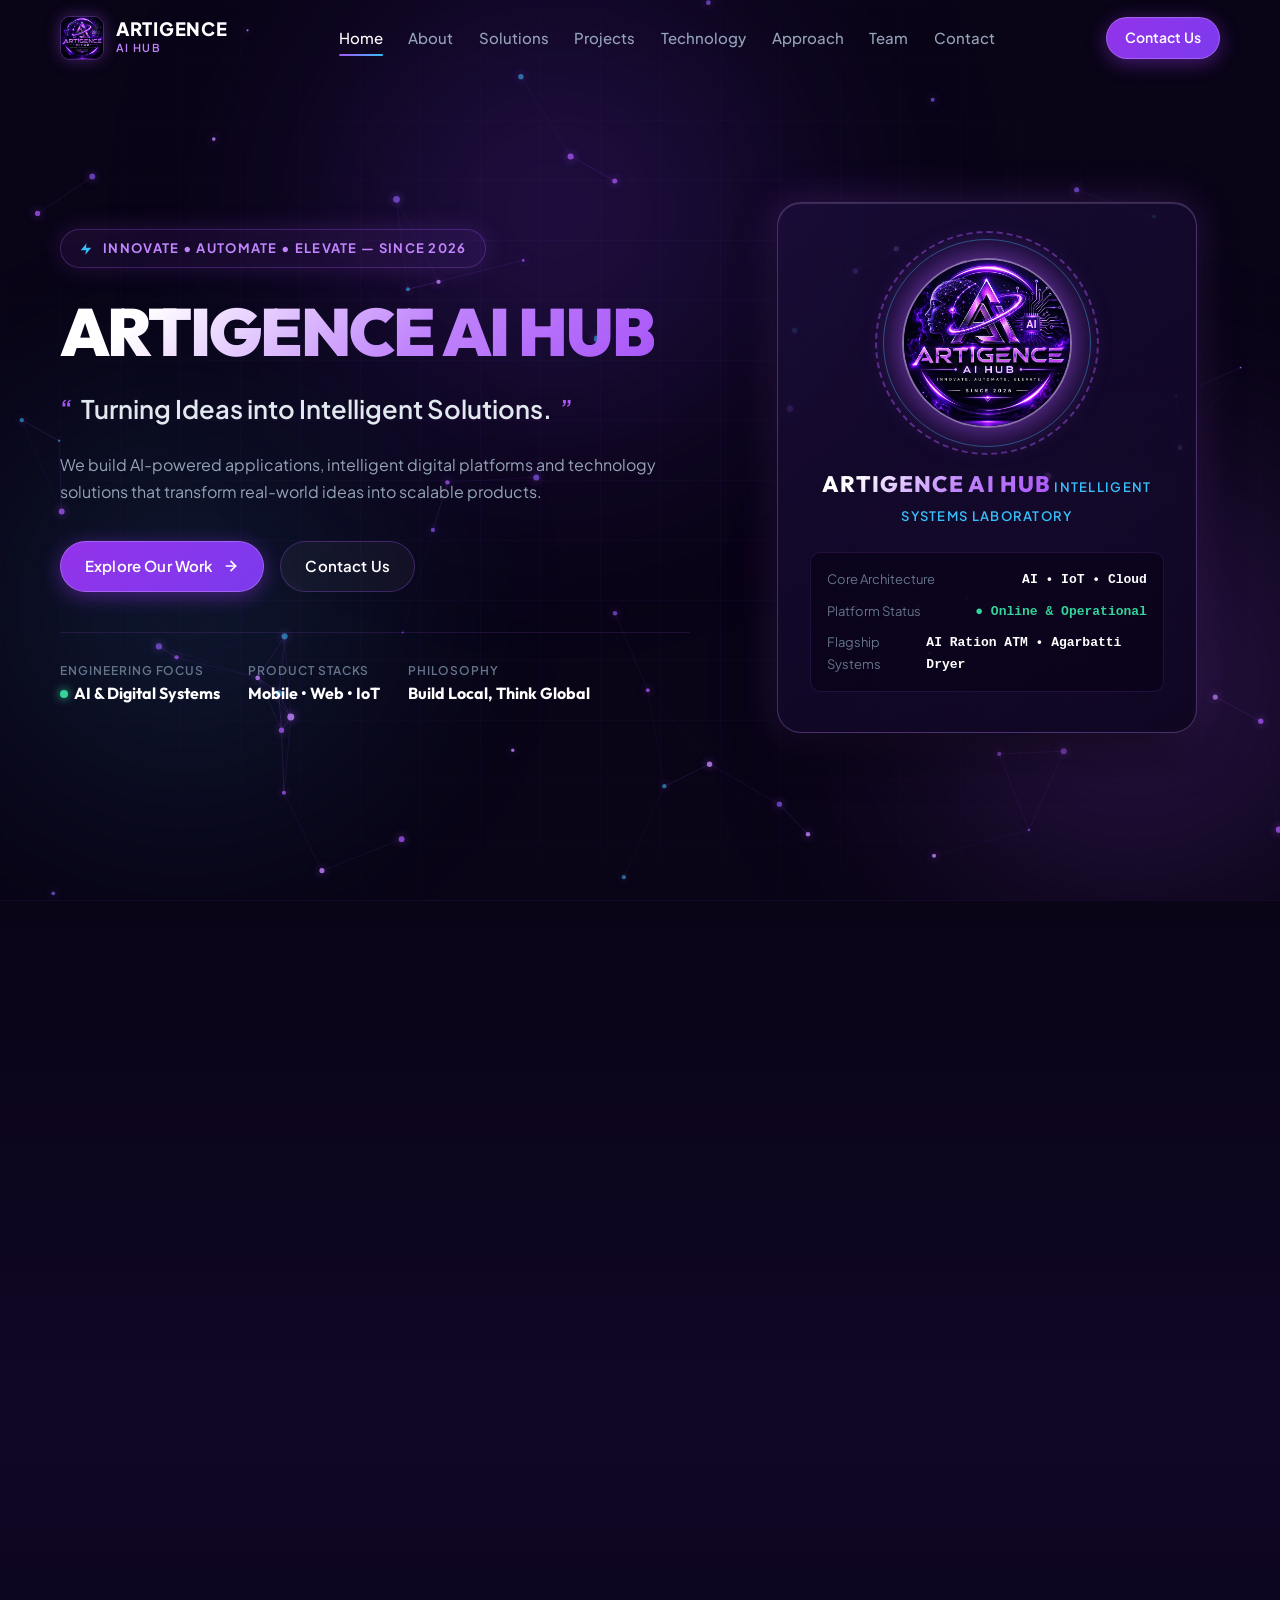
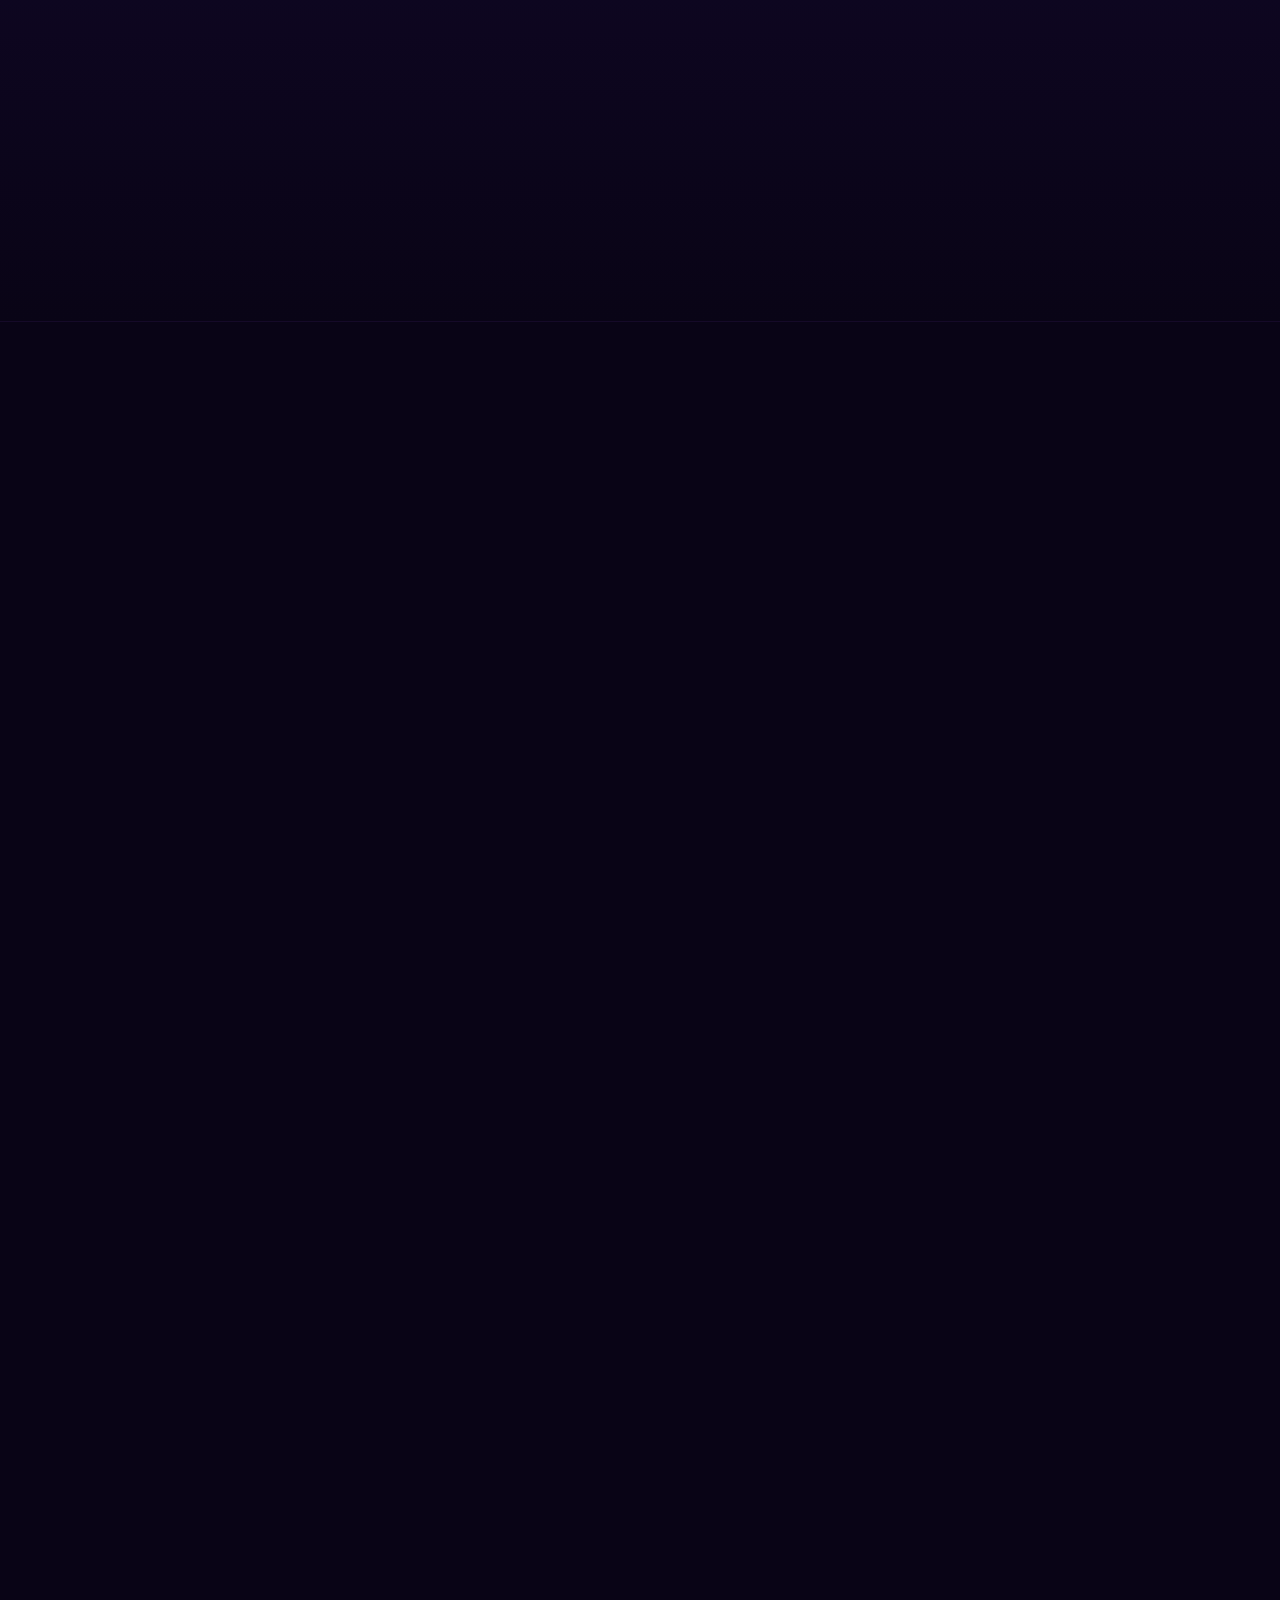
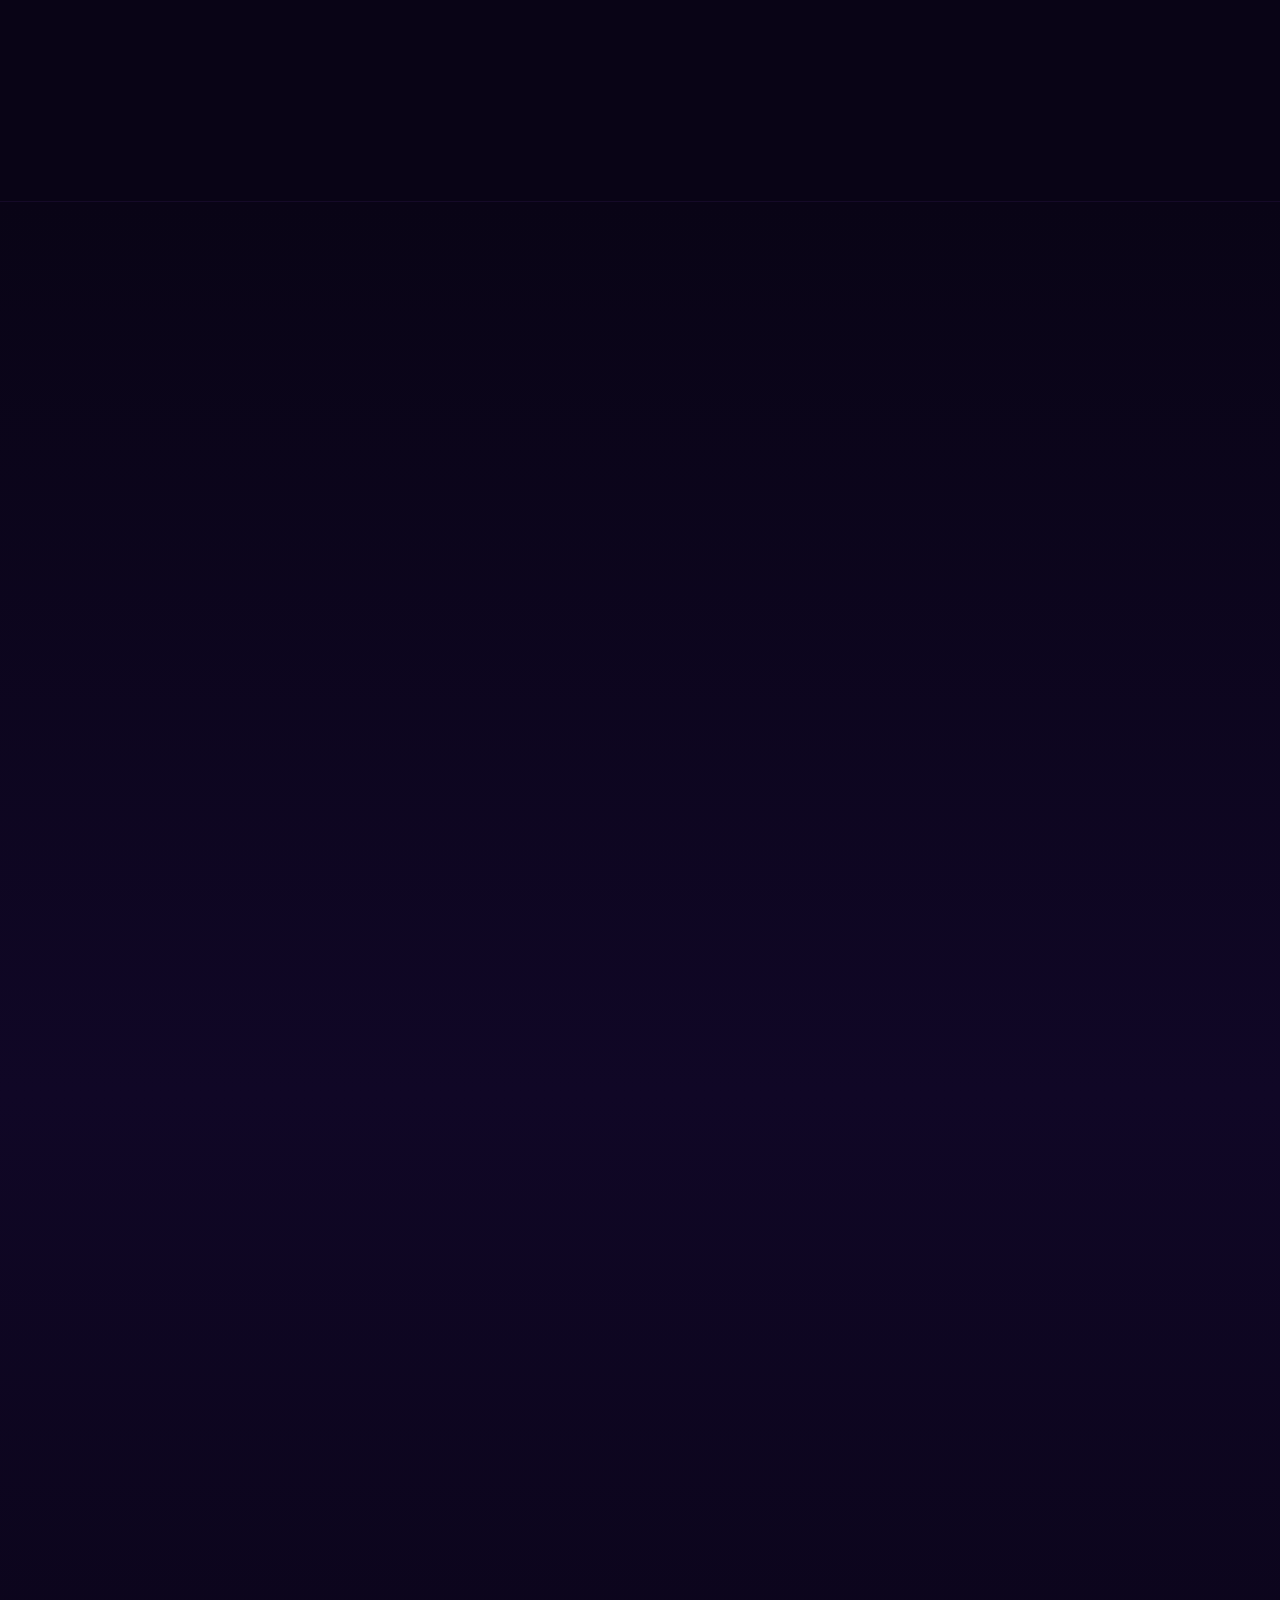
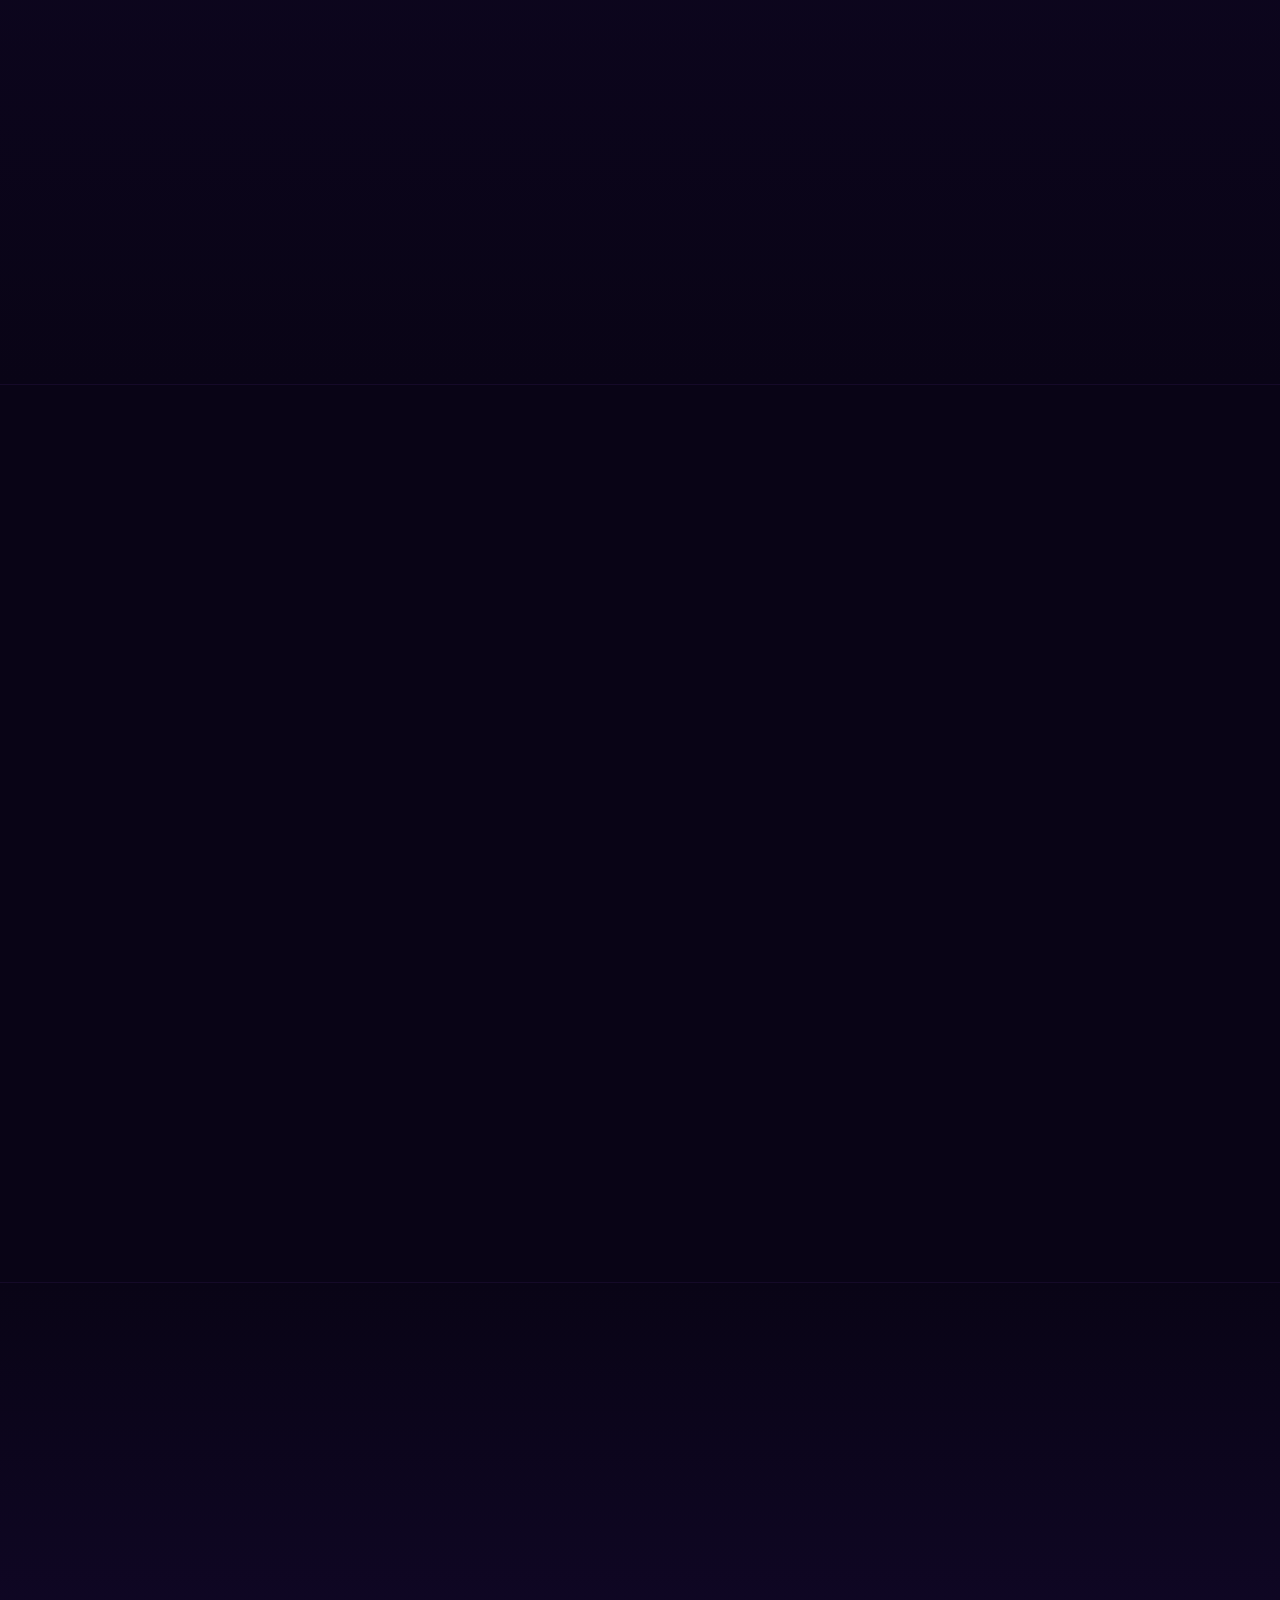
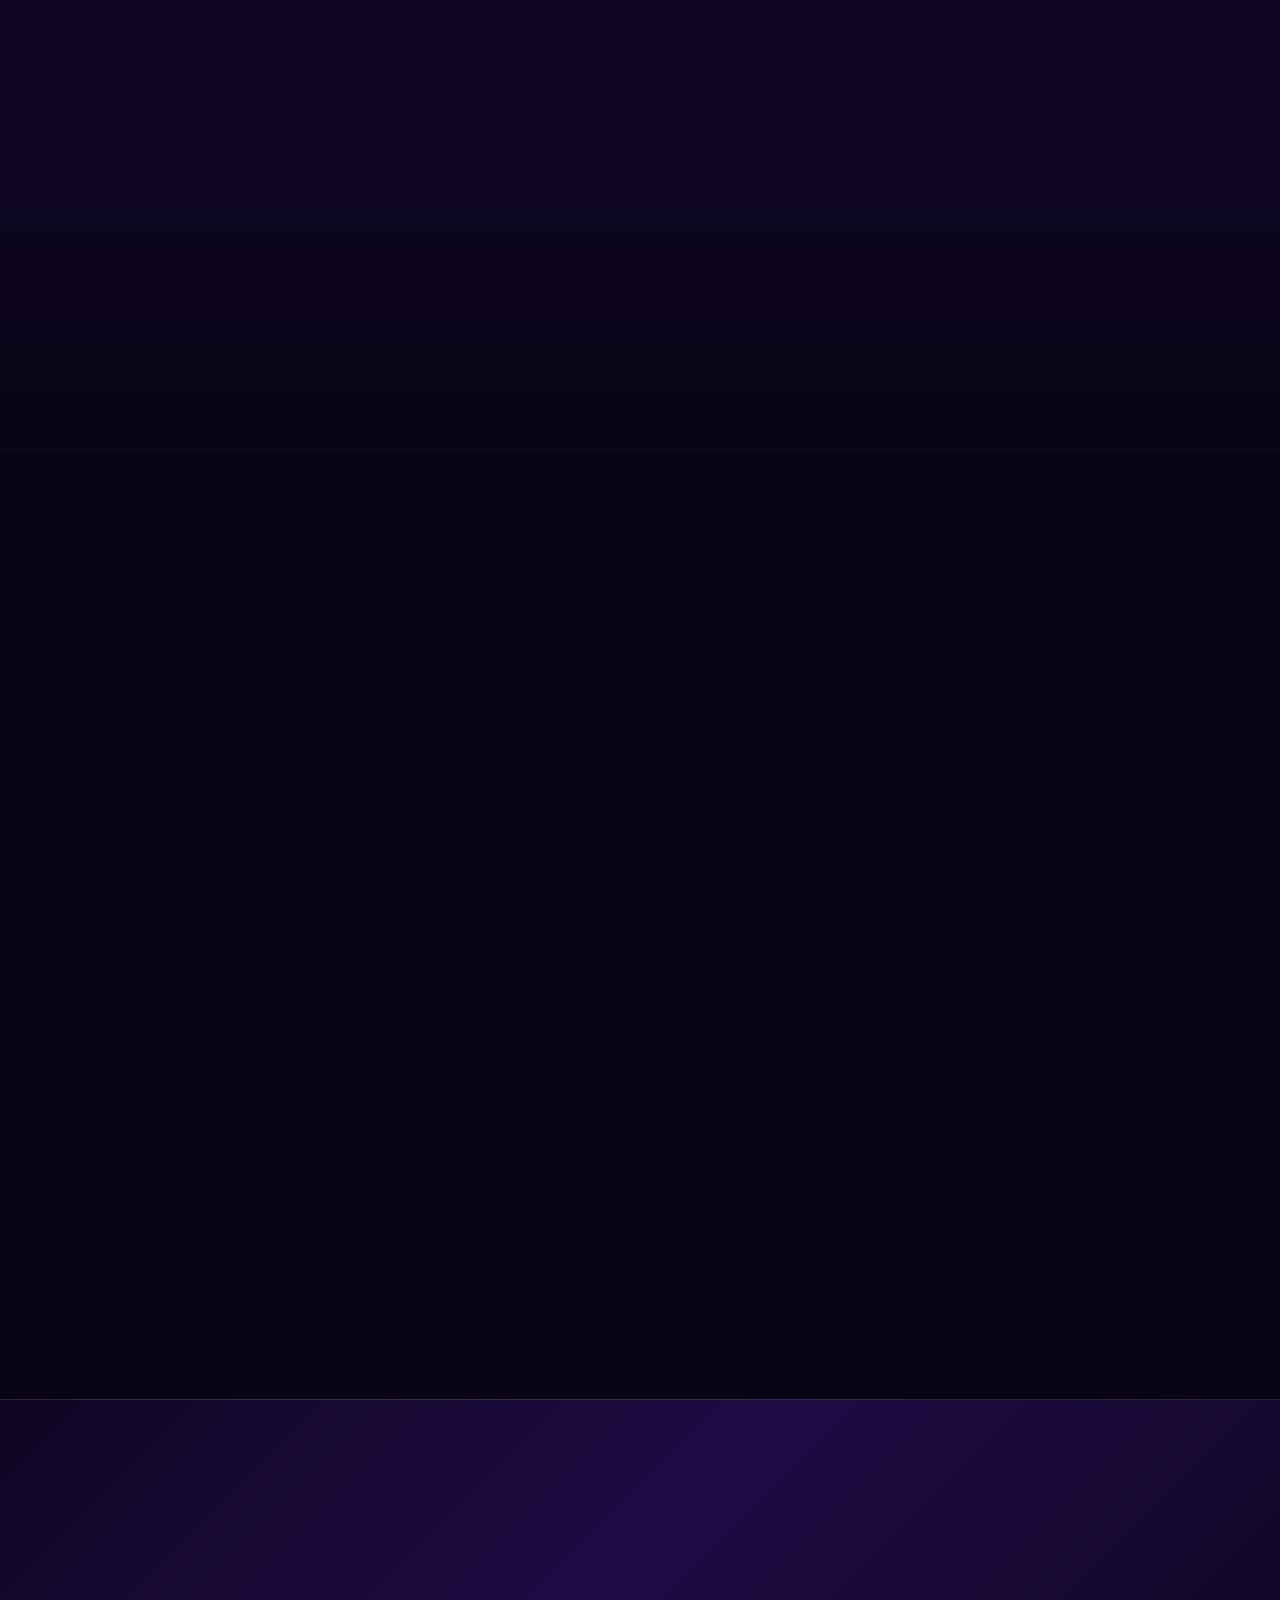
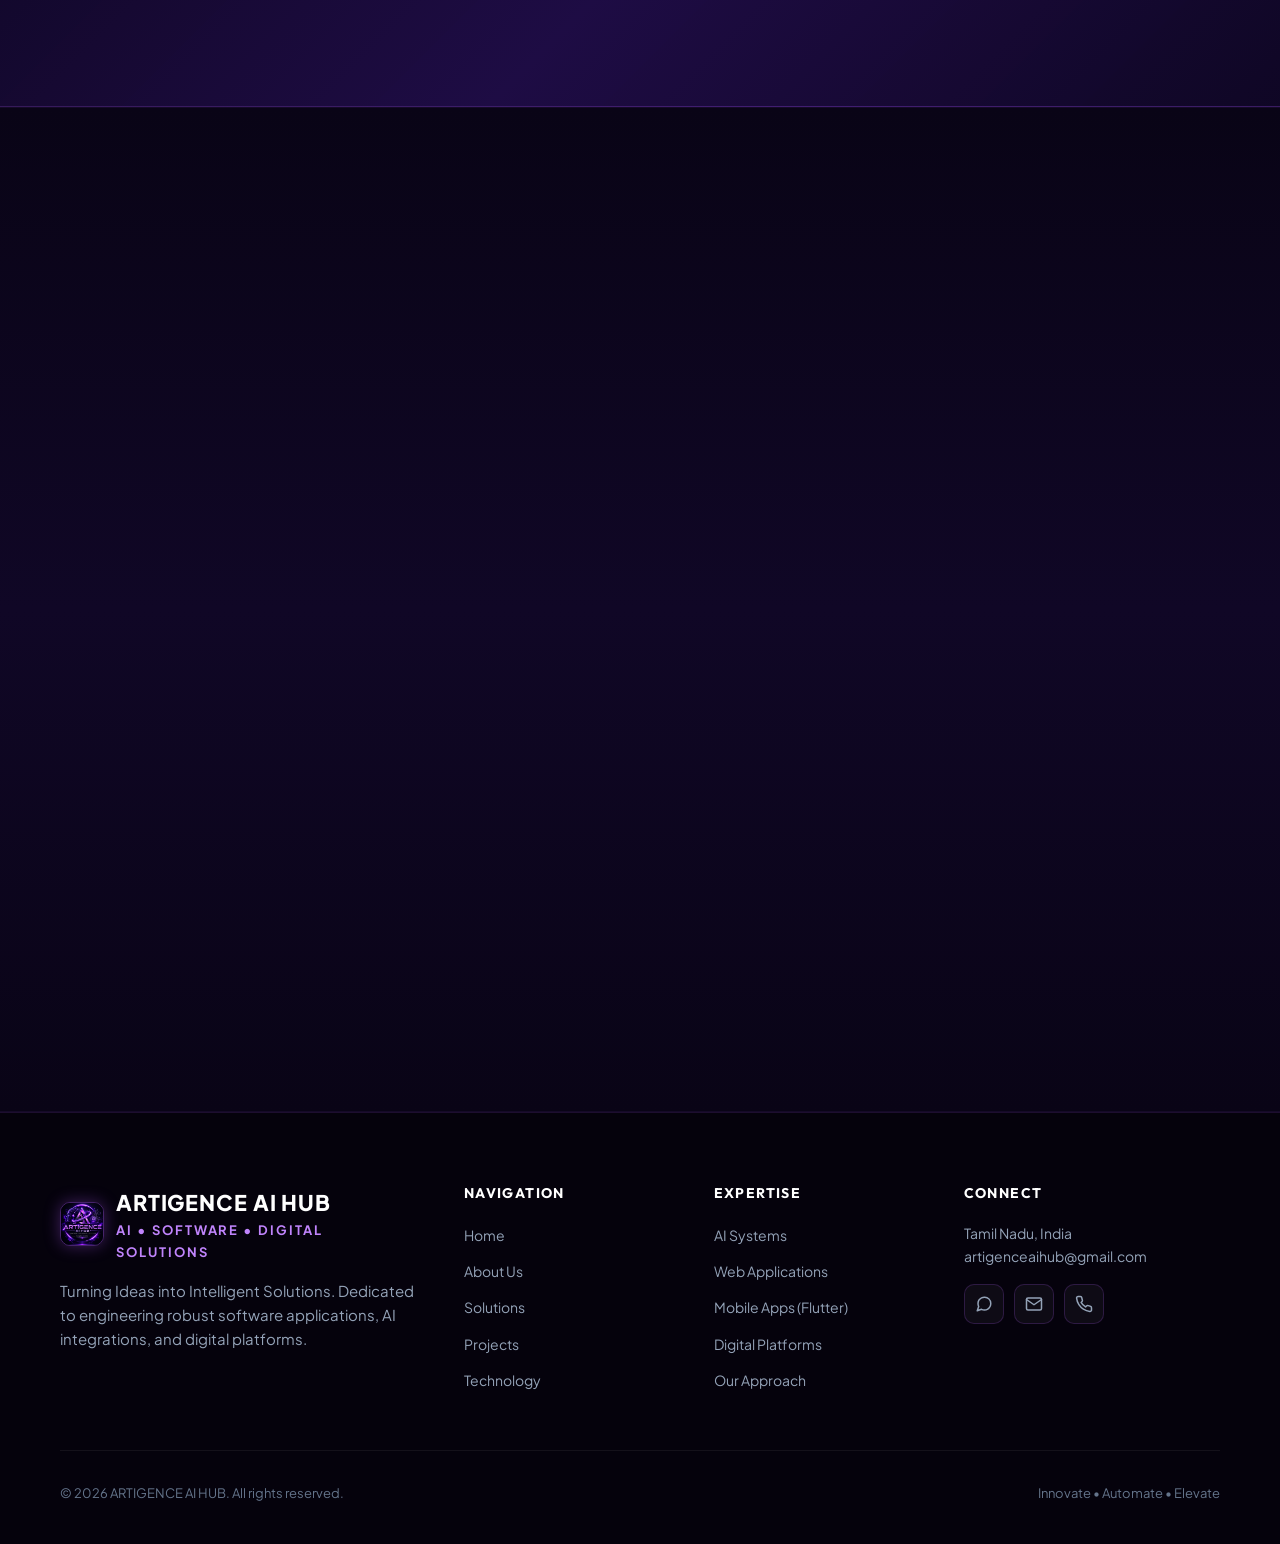
<file: index.html>
<!DOCTYPE html>
<html lang="en" class="scroll-smooth">
<head>
  <meta charset="UTF-8">
  <meta name="viewport" content="width=device-width, initial-scale=1.0">
  <meta http-equiv="X-UA-Compatible" content="ie=edge">

  <!-- Primary Meta Tags -->
  <title>ARTIGENCE AI HUB — Turning Ideas into Intelligent Solutions</title>
  <meta name="title" content="ARTIGENCE AI HUB — Turning Ideas into Intelligent Solutions">
  <meta name="description" content="We build AI-powered applications, intelligent digital platforms and technology solutions that transform real-world ideas into scalable products.">
  <meta name="keywords" content="Artigence AI Hub, Artificial Intelligence, Machine Learning, Flutter, Web Development, Mobile Apps, IoT, Smart Systems, Haridas Muthuraman, Jayasurya">
  <meta name="author" content="Artigence AI Hub">
  <meta name="theme-color" content="#090416">

  <!-- Open Graph / Facebook -->
  <meta property="og:type" content="website">
  <meta property="og:url" content="https://artigenceaihub.com/">
  <meta property="og:title" content="ARTIGENCE AI HUB — Turning Ideas into Intelligent Solutions">
  <meta property="og:description" content="We build AI-powered applications, intelligent digital platforms and technology solutions that transform real-world ideas into scalable products.">
  <meta property="og:image" content="assets/logo.jpg">

  <!-- Twitter -->
  <meta property="twitter:card" content="summary_large_image">
  <meta property="twitter:title" content="ARTIGENCE AI HUB — Turning Ideas into Intelligent Solutions">
  <meta property="twitter:description" content="We build AI-powered applications, intelligent digital platforms and technology solutions that transform real-world ideas into scalable products.">
  <meta property="twitter:image" content="assets/logo.jpg">

  <!-- Favicon using the authentic Artigence AI Hub company logo -->
  <link rel="icon" type="image/jpeg" href="assets/logo.jpg">
  <link rel="apple-touch-icon" href="assets/logo.jpg">

  <!-- Google Fonts: Outfit & Plus Jakarta Sans -->
  <link rel="preconnect" href="https://fonts.googleapis.com">
  <link rel="preconnect" href="https://fonts.gstatic.com" crossorigin>
  <link href="https://fonts.googleapis.com/css2?family=Outfit:wght@400;500;600;700;800;900&family=Plus+Jakarta+Sans:wght@400;500;600;700&display=swap" rel="stylesheet">

  <!-- Stylesheets -->
  <link rel="stylesheet" href="css/main.css">
  <link rel="stylesheet" href="css/components.css">
</head>
<body>
  <!-- Accessible Skip Navigation -->
  <a href="#main-content" class="skip-link">Skip to main content</a>

  <!-- Ambient Glowing Background Orbs & Tech Grid -->
  <div class="ambient-glow-wrapper" aria-hidden="true">
    <div class="glow-orb glow-orb-1"></div>
    <div class="glow-orb glow-orb-2"></div>
    <div class="glow-orb glow-orb-3"></div>
    <div class="tech-grid-overlay"></div>
  </div>

  <!-- Site Navigation Header -->
  <header class="site-header" role="banner">
    <div class="container nav-container">
      <!-- Authentic Brand Logo & Name -->
      <a href="#home" class="brand-logo" aria-label="Artigence AI Hub Home">
        <img src="assets/logo.jpg" alt="Artigence AI Hub Official Logo" class="brand-logo-img" width="44" height="44">
        <div class="brand-logo-text">
          <span class="brand-title">ARTIGENCE</span>
          <span class="brand-tagline">AI HUB</span>
        </div>
      </a>

      <!-- Desktop Navigation Links -->
      <nav class="nav-links" role="navigation" aria-label="Main Navigation">
        <a href="#home" class="nav-link active">Home</a>
        <a href="#about" class="nav-link">About</a>
        <a href="#solutions" class="nav-link">Solutions</a>
        <a href="#projects" class="nav-link">Projects</a>
        <a href="#technology" class="nav-link">Technology</a>
        <a href="#approach" class="nav-link">Approach</a>
        <a href="#team" class="nav-link">Team</a>
        <a href="#contact" class="nav-link">Contact</a>
      </nav>

      <!-- Nav Actions & Mobile Toggle -->
      <div class="nav-actions">
        <a href="#contact" class="btn btn-primary btn-sm btn-nav">Contact Us</a>
        <button class="menu-toggle" aria-label="Toggle navigation menu" aria-expanded="false">
          <span></span>
          <span></span>
          <span></span>
        </button>
      </div>
    </div>
  </header>

  <!-- Mobile Navigation Drawer -->
  <div class="mobile-nav-drawer" role="dialog" aria-modal="true" aria-label="Mobile Navigation Menu">
    <nav class="mobile-nav-links">
      <a href="#home" class="mobile-nav-link active">Home</a>
      <a href="#about" class="mobile-nav-link">About</a>
      <a href="#solutions" class="mobile-nav-link">Solutions</a>
      <a href="#projects" class="mobile-nav-link">Projects</a>
      <a href="#technology" class="mobile-nav-link">Technology</a>
      <a href="#approach" class="mobile-nav-link">Approach</a>
      <a href="#team" class="mobile-nav-link">Team</a>
      <a href="#contact" class="mobile-nav-link">Contact</a>
    </nav>
    <div class="mobile-nav-actions">
      <a href="#contact" class="btn btn-primary">Contact Us</a>
    </div>
  </div>

  <!-- Main Content Landmark -->
  <main id="main-content">

    <!-- ====================================================================
         HERO SECTION
         ==================================================================== -->
    <section id="home" class="hero-section" aria-label="Hero Introduction">
      <canvas id="hero-particles" aria-hidden="true"></canvas>

      <div class="container hero-grid">
        <!-- Hero Text & CTAs -->
        <div class="hero-content reveal-on-scroll">
          <div class="hero-pill-badge">
            <svg width="14" height="14" viewBox="0 0 24 24" fill="currentColor"><path d="M13 2L3 14h9l-1 8 10-12h-9l1-8z"/></svg>
            Innovate • Automate • Elevate — Since 2026
          </div>

          <h1 class="hero-title">
            <span class="gradient-text">ARTIGENCE AI HUB</span>
          </h1>

          <p class="hero-tagline">
            <span class="hero-tagline-quote">“</span>Turning Ideas into Intelligent Solutions.<span class="hero-tagline-quote">”</span>
          </p>

          <p class="hero-description">
            We build AI-powered applications, intelligent digital platforms and technology solutions that transform real-world ideas into scalable products.
          </p>

          <div class="hero-actions">
            <a href="#projects" class="btn btn-primary">
              Explore Our Work
              <svg class="btn-icon" width="16" height="16" viewBox="0 0 24 24" fill="none" stroke="currentColor" stroke-width="2.5" stroke-linecap="round" stroke-linejoin="round"><line x1="5" y1="12" x2="19" y2="12"></line><polyline points="12 5 19 12 12 19"></polyline></svg>
            </a>
            <a href="#contact" class="btn btn-secondary">
              Contact Us
            </a>
          </div>

          <div class="hero-metrics">
            <div class="metric-item">
              <span class="metric-label">Engineering Focus</span>
              <span class="metric-value">
                <span class="metric-dot"></span> AI & Digital Systems
              </span>
            </div>
            <div class="metric-item">
              <span class="metric-label">Product Stacks</span>
              <span class="metric-value">Mobile • Web • IoT</span>
            </div>
            <div class="metric-item">
              <span class="metric-label">Philosophy</span>
              <span class="metric-value">Build Local, Think Global</span>
            </div>
          </div>
        </div>

        <!-- Hero 3D Visual Holographic Display -->
        <div class="hero-visual reveal-on-scroll reveal-delay-2">
          <div class="hero-card-3d">
            <div class="hero-logo-frame">
              <div class="hero-cyber-ring" aria-hidden="true"></div>
              <div class="hero-cyber-ring-inner" aria-hidden="true"></div>
              <img src="assets/logo.jpg" alt="Artigence AI Hub Holographic Emblem" class="hero-logo-img" width="170" height="170">
            </div>

            <div class="hero-card-header">
              <h2 class="hero-card-title gradient-text">ARTIGENCE AI HUB</h2>
              <span class="hero-card-sub">Intelligent Systems Laboratory</span>
            </div>

            <div class="hero-card-specs">
              <div class="spec-row">
                <span class="spec-label">Core Architecture</span>
                <span class="spec-val">AI • IoT • Cloud</span>
              </div>
              <div class="spec-row">
                <span class="spec-label">Platform Status</span>
                <span class="spec-val" style="color: var(--accent-emerald);">● Online & Operational</span>
              </div>
              <div class="spec-row">
                <span class="spec-label">Flagship Systems</span>
                <span class="spec-val">AI Ration ATM • Agarbatti Dryer</span>
              </div>
            </div>
          </div>
        </div>
      </div>
    </section>

    <!-- ====================================================================
         ABOUT SECTION
         ==================================================================== -->
    <section id="about" class="section section-darker" aria-label="About Artigence AI Hub">
      <div class="container">
        <div class="section-header reveal-on-scroll">
          <span class="section-badge">
            <span class="badge-dot"></span>
            About Us
          </span>
          <h2 class="section-title">
            Engineering Practical Intelligence for the <span class="gradient-text">Real World</span>
          </h2>
          <p class="section-subtitle">
            Bridging cutting-edge artificial intelligence with pragmatic software architecture to solve everyday challenges.
          </p>
        </div>

        <div class="about-grid">
          <!-- About Narrative -->
          <div class="about-narrative reveal-on-scroll">
            <p class="about-lead">
              At Artigence AI Hub, we believe technology reaches its highest purpose when it transforms tangible everyday problems into elegant, reliable, and scalable software solutions.
            </p>
            <p class="about-body">
              We specialize in creating practical technology solutions leveraging <strong>Artificial Intelligence</strong>, <strong>Modern Web Frameworks</strong>, <strong>Cross-Platform Mobile Ecosystems</strong>, and <strong>Connected IoT Hardware</strong>. From localized consumer marketplaces like wedding discovery systems to automated grain distribution dispensers and climate-controlled drying apparatuses, our solutions are engineered for resilience, efficiency, and human-first utility.
            </p>

            <!-- Vision Callout Card -->
            <div class="vision-card">
              <div class="vision-badge">Organizational Vision</div>
              <div class="vision-quote">“Build Local. Think Global.”</div>
              <p class="vision-sub">
                Rooted in addressing real grassroot community needs while architecting with world-class engineering standards.
              </p>
            </div>
          </div>

          <!-- 4 Core Pillars Grid -->
          <div class="pillars-grid reveal-on-scroll reveal-delay-2">
            <div class="pillar-card">
              <div class="pillar-icon-box">
                <svg width="22" height="22" viewBox="0 0 24 24" fill="none" stroke="currentColor" stroke-width="2" stroke-linecap="round" stroke-linejoin="round"><path d="M12 2a10 10 0 1 0 10 10A10 10 0 0 0 12 2zm1 14.93V17a1 1 0 0 1-2 0v-.07A7 7 0 0 1 5.07 11H5a1 1 0 0 1 0-2h.07A7 7 0 0 1 11 5.07V5a1 1 0 0 1 2 0v.07A7 7 0 0 1 18.93 11H19a1 1 0 0 1 0 2h-.07A7 7 0 0 1 13 16.93z"/></svg>
              </div>
              <h3 class="pillar-title">Pragmatic AI</h3>
              <p class="pillar-text">Applied machine learning and computer vision designed for immediate real-world reliability, not theoretical novelty.</p>
            </div>

            <div class="pillar-card">
              <div class="pillar-icon-box">
                <svg width="22" height="22" viewBox="0 0 24 24" fill="none" stroke="currentColor" stroke-width="2" stroke-linecap="round" stroke-linejoin="round"><rect x="2" y="3" width="20" height="14" rx="2" ry="2"/><line x1="8" y1="21" x2="16" y2="21"/><line x1="12" y1="17" x2="12" y2="21"/></svg>
              </div>
              <h3 class="pillar-title">Full-Stack Scale</h3>
              <p class="pillar-text">Modern cloud backends, performant Flutter mobile apps, and fluid responsive web interfaces built for high concurrency.</p>
            </div>

            <div class="pillar-card">
              <div class="pillar-icon-box">
                <svg width="22" height="22" viewBox="0 0 24 24" fill="none" stroke="currentColor" stroke-width="2" stroke-linecap="round" stroke-linejoin="round"><polygon points="12 2 15.09 8.26 22 9.27 17 14.14 18.18 21.02 12 17.77 5.82 21.02 7 14.14 2 9.27 8.91 8.26 12 2"/></svg>
              </div>
              <h3 class="pillar-title">Rapid Prototyping</h3>
              <p class="pillar-text">Moving quickly from research and architectural diagrams to operational, testable, and demonstrable MVP hardware & software.</p>
            </div>

            <div class="pillar-card">
              <div class="pillar-icon-box">
                <svg width="22" height="22" viewBox="0 0 24 24" fill="none" stroke="currentColor" stroke-width="2" stroke-linecap="round" stroke-linejoin="round"><path d="M17 21v-2a4 4 0 0 0-4-4H5a4 4 0 0 0-4 4v2"/><circle cx="9" cy="7" r="4"/><path d="M23 21v-2a4 4 0 0 0-3-3.87"/><path d="M16 3.13a4 4 0 0 1 0 7.75"/></svg>
              </div>
              <h3 class="pillar-title">Community Impact</h3>
              <p class="pillar-text">Empowering small businesses, rural artisans, and civic operations with accessible digital infrastructure.</p>
            </div>
          </div>
        </div>
      </div>
    </section>

    <!-- ====================================================================
         SOLUTIONS SECTION (4 Premium Animated Cards)
         ==================================================================== -->
    <section id="solutions" class="section" aria-label="Solutions">
      <div class="container">
        <div class="section-header reveal-on-scroll">
          <span class="section-badge">
            <span class="badge-dot"></span>
            Our Capabilities
          </span>
          <h2 class="section-title">
            Intelligent Solutions Built for <span class="gradient-text">Impact</span>
          </h2>
          <p class="section-subtitle">
            Transforming complex technical capabilities into intuitive, scalable digital products across platforms.
          </p>
        </div>

        <div class="solutions-grid">
          <!-- Solution 1: AI Solutions -->
          <div class="solution-card reveal-on-scroll reveal-delay-1">
            <div class="solution-card-top">
              <div class="solution-icon-wrap">
                <svg width="26" height="26" viewBox="0 0 24 24" fill="none" stroke="currentColor" stroke-width="2" stroke-linecap="round" stroke-linejoin="round"><path d="M12 2v4"/><path d="M12 18v4"/><path d="M4.93 4.93l2.83 2.83"/><path d="M16.24 16.24l2.83 2.83"/><path d="M2 12h4"/><path d="M18 12h4"/><path d="M4.93 19.07l2.83-2.83"/><path d="M16.24 7.76l2.83-2.83"/></svg>
              </div>
              <span class="solution-num">Solution 01</span>
              <h3 class="solution-title">AI Solutions</h3>
              <p class="solution-desc">Intelligent systems for real-world problems.</p>
            </div>
            <div class="solution-tags">
              <span class="solution-chip">Machine Learning</span>
              <span class="solution-chip">Computer Vision</span>
              <span class="solution-chip">Automation</span>
              <span class="solution-chip">Telemetry</span>
            </div>
          </div>

          <!-- Solution 2: Web Applications -->
          <div class="solution-card reveal-on-scroll reveal-delay-2">
            <div class="solution-card-top">
              <div class="solution-icon-wrap">
                <svg width="26" height="26" viewBox="0 0 24 24" fill="none" stroke="currentColor" stroke-width="2" stroke-linecap="round" stroke-linejoin="round"><circle cx="12" cy="12" r="10"/><line x1="2" y1="12" x2="22" y2="12"/><path d="M12 2a15.3 15.3 0 0 1 4 10 15.3 15.3 0 0 1-4 10 15.3 15.3 0 0 1-4-10 15.3 15.3 0 0 1 4-10z"/></svg>
              </div>
              <span class="solution-num">Solution 02</span>
              <h3 class="solution-title">Web Applications</h3>
              <p class="solution-desc">Modern, responsive and scalable web platforms.</p>
            </div>
            <div class="solution-tags">
              <span class="solution-chip">Scalable Architecture</span>
              <span class="solution-chip">High Performance</span>
              <span class="solution-chip">Real-time Portals</span>
              <span class="solution-chip">Clean UX</span>
            </div>
          </div>

          <!-- Solution 3: Mobile Applications -->
          <div class="solution-card reveal-on-scroll reveal-delay-3">
            <div class="solution-card-top">
              <div class="solution-icon-wrap">
                <svg width="26" height="26" viewBox="0 0 24 24" fill="none" stroke="currentColor" stroke-width="2" stroke-linecap="round" stroke-linejoin="round"><rect x="5" y="2" width="14" height="20" rx="2" ry="2"/><line x1="12" y1="18" x2="12.01" y2="18"/></svg>
              </div>
              <span class="solution-num">Solution 03</span>
              <h3 class="solution-title">Mobile Applications</h3>
              <p class="solution-desc">User-focused Android and mobile experiences.</p>
            </div>
            <div class="solution-tags">
              <span class="solution-chip">Flutter Apps</span>
              <span class="solution-chip">Android Native</span>
              <span class="solution-chip">Bilingual UI</span>
              <span class="solution-chip">Offline Cache</span>
            </div>
          </div>

          <!-- Solution 4: Digital Platforms -->
          <div class="solution-card reveal-on-scroll reveal-delay-4">
            <div class="solution-card-top">
              <div class="solution-icon-wrap">
                <svg width="26" height="26" viewBox="0 0 24 24" fill="none" stroke="currentColor" stroke-width="2" stroke-linecap="round" stroke-linejoin="round"><polygon points="12 2 2 7 12 12 22 7 12 2"/><polyline points="2 17 12 22 22 17"/><polyline points="2 12 12 17 22 12"/></svg>
              </div>
              <span class="solution-num">Solution 04</span>
              <h3 class="solution-title">Digital Platforms</h3>
              <p class="solution-desc">Technology platforms connecting people, businesses and services.</p>
            </div>
            <div class="solution-tags">
              <span class="solution-chip">Marketplaces</span>
              <span class="solution-chip">Service Networks</span>
              <span class="solution-chip">Cloud APIs</span>
              <span class="solution-chip">IoT Ecosystems</span>
            </div>
          </div>

          <!-- Digital Marketing Business -->
          <div class="solution-card solution-card-image reveal-on-scroll reveal-delay-5">
            <div class="solution-image-wrap">
              <img src="public/images/Screenshot-2025-01-21-alle-15.45.48-scaled.webp" alt="Digital Marketing Business" loading="lazy">
            </div>
            <div class="solution-card-top">
              <span class="solution-num">Solution 05</span>
              <h3 class="solution-title">Digital Marketing Business</h3>
              <p class="solution-desc">A focused digital marketing business helping brands build visibility, reach the right audience, and grow online.</p>
            </div>
            <div class="solution-tags">
              <span class="solution-chip">Social Media</span>
              <span class="solution-chip">Brand Visibility</span>
              <span class="solution-chip">Content Strategy</span>
              <span class="solution-chip">Lead Generation</span>
            </div>
          </div>
        </div>
      </div>
    </section>

    <!-- ====================================================================
         PROJECTS SECTION
         ==================================================================== -->
    <section id="projects" class="section section-darker" aria-label="Our Projects">
      <div class="container">
        <div class="section-header reveal-on-scroll">
          <span class="section-badge">
            <span class="badge-dot"></span>
            Our Projects
          </span>
          <h2 class="section-title">
            Our <span class="gradient-text">Projects</span>
          </h2>
          <p class="section-subtitle">
            Explore our engineering prototypes, working implementations, and technology platforms in development.
          </p>
        </div>

        <!-- Category Filters -->
        <div class="project-filters reveal-on-scroll">
          <button class="filter-btn active" data-filter="all">All Projects</button>
          <button class="filter-btn" data-filter="ai-iot">AI &amp; IoT</button>
          <button class="filter-btn" data-filter="smart-transit">Smart Transportation</button>
          <button class="filter-btn" data-filter="web-mobile">Wedding Tech</button>
        </div>

        <!-- Dynamic Projects Grid (Populated via js/projects-data.js) -->
        <div id="projects-container" class="projects-grid">
          <!-- Fallback project cards for SEO and non-JS clients -->
          <article class="project-card">
            <div class="project-image-wrap">
              <img src="public/images/Screenshot 2026-09-17 200620.png" alt="AI Smart Ration Distribution System" loading="lazy" class="project-card-image">
              <span class="project-badge-pill status-prototype"><span class="status-dot"></span>Prototype</span>
            </div>
            <div class="project-body">
              <span class="project-category">AI • IoT • Automation</span>
              <h3 class="project-title">AI Smart Ration Distribution System</h3>
              <p class="project-desc">An automated public distribution solution integrating citizen verification, high-precision weighing, motorized grain dispensing, and cloud transaction tracking.</p>
              <div class="project-footer">
                <button class="btn btn-secondary btn-sm open-project-modal" data-id="smart-ration">View Project</button>
              </div>
            </div>
          </article>
        </div>
      </div>
    </section>

    <!-- ====================================================================
         TECHNOLOGY SECTION
         ==================================================================== -->
    <section id="technology" class="section" aria-label="Technology Stack">
      <div class="container">
        <div class="section-header reveal-on-scroll">
          <span class="section-badge">
            <span class="badge-dot"></span>
            Technical Arsenal
          </span>
          <h2 class="section-title">
            Technologies Powering <span class="gradient-text">Our Solutions</span>
          </h2>
          <p class="section-subtitle">
            Modern, enterprise-grade frameworks, languages, and platforms we leverage to build resilient systems.
          </p>
        </div>

        <div class="tech-grid reveal-on-scroll">
          <!-- Tech 1: Artificial Intelligence -->
          <div class="tech-card">
            <div class="tech-icon-box">
              <svg width="24" height="24" viewBox="0 0 24 24" fill="none" stroke="currentColor" stroke-width="2" stroke-linecap="round" stroke-linejoin="round"><path d="M12 2a8 8 0 0 0-8 8c0 3.37 2.1 6.25 5.09 7.41L9 22h6l-.09-4.59C17.9 16.25 20 13.37 20 10a8 8 0 0 0-8-8z"/></svg>
            </div>
            <div class="tech-info-wrap">
              <h3>Artificial Intelligence</h3>
              <p>Machine learning, computer vision models, anomaly detection, and automated decision logic.</p>
            </div>
          </div>

          <!-- Tech 2: Python -->
          <div class="tech-card">
            <div class="tech-icon-box">
              <svg width="24" height="24" viewBox="0 0 24 24" fill="none" stroke="currentColor" stroke-width="2" stroke-linecap="round" stroke-linejoin="round"><polyline points="16 18 22 12 16 6"/><polyline points="8 6 2 12 8 18"/></svg>
            </div>
            <div class="tech-info-wrap">
              <h3>Python</h3>
              <p>Core backend services, data analysis, automation scripts, and sensor telemetry processing.</p>
            </div>
          </div>

          <!-- Tech 3: Flutter -->
          <div class="tech-card">
            <div class="tech-icon-box">
              <svg width="24" height="24" viewBox="0 0 24 24" fill="none" stroke="currentColor" stroke-width="2" stroke-linecap="round" stroke-linejoin="round"><rect x="5" y="2" width="14" height="20" rx="2" ry="2"/><line x1="12" y1="18" x2="12.01" y2="18"/></svg>
            </div>
            <div class="tech-info-wrap">
              <h3>Flutter</h3>
              <p>High-performance, fluid cross-platform Android & mobile apps with native 60fps rendering.</p>
            </div>
          </div>

          <!-- Tech 4: Web Technologies -->
          <div class="tech-card">
            <div class="tech-icon-box">
              <svg width="24" height="24" viewBox="0 0 24 24" fill="none" stroke="currentColor" stroke-width="2" stroke-linecap="round" stroke-linejoin="round"><circle cx="12" cy="12" r="10"/><line x1="2" y1="12" x2="22" y2="12"/><path d="M12 2a15.3 15.3 0 0 1 4 10 15.3 15.3 0 0 1-4 10 15.3 15.3 0 0 1-4-10 15.3 15.3 0 0 1 4-10z"/></svg>
            </div>
            <div class="tech-info-wrap">
              <h3>Web Technologies</h3>
              <p>Modern HTML5, CSS3, ES6+ JavaScript, responsive dashboards, and interactive user experiences.</p>
            </div>
          </div>

          <!-- Tech 5: Cloud -->
          <div class="tech-card">
            <div class="tech-icon-box">
              <svg width="24" height="24" viewBox="0 0 24 24" fill="none" stroke="currentColor" stroke-width="2" stroke-linecap="round" stroke-linejoin="round"><path d="M18 10h-1.26A8 8 0 1 0 9 20h9a5 5 0 0 0 0-10z"/></svg>
            </div>
            <div class="tech-info-wrap">
              <h3>Cloud</h3>
              <p>Scalable cloud infrastructure, secure authentication, serverless functions, and file storage.</p>
            </div>
          </div>

          <!-- Tech 6: Database -->
          <div class="tech-card">
            <div class="tech-icon-box">
              <svg width="24" height="24" viewBox="0 0 24 24" fill="none" stroke="currentColor" stroke-width="2" stroke-linecap="round" stroke-linejoin="round"><ellipse cx="12" cy="5" rx="9" ry="3"/><path d="M21 12c0 1.66-4 3-9 3s-9-1.34-9-3"/><path d="M3 5v14c0 1.66 4 3 9 3s9-1.34 9-3V5"/></svg>
            </div>
            <div class="tech-info-wrap">
              <h3>Database</h3>
              <p>Structured relational data, real-time NoSQL document databases, and optimized local caching.</p>
            </div>
          </div>

          <!-- Tech 7: APIs -->
          <div class="tech-card">
            <div class="tech-icon-box">
              <svg width="24" height="24" viewBox="0 0 24 24" fill="none" stroke="currentColor" stroke-width="2" stroke-linecap="round" stroke-linejoin="round"><polygon points="12 2 2 7 12 12 22 7 12 2"/><polyline points="2 17 12 22 22 17"/><polyline points="2 12 12 17 22 12"/></svg>
            </div>
            <div class="tech-info-wrap">
              <h3>APIs</h3>
              <p>RESTful architectures, WebSocket event streams, hardware serial communication, and third-party gateways.</p>
            </div>
          </div>
        </div>
      </div>
    </section>

    <!-- ====================================================================
         APPROACH SECTION (4-Step Animated Timeline)
         ==================================================================== -->
    <section id="approach" class="section section-darker" aria-label="Development Approach">
      <div class="container">
        <div class="section-header reveal-on-scroll">
          <span class="section-badge">
            <span class="badge-dot"></span>
            Methodology
          </span>
          <h2 class="section-title">
            Our Structured <span class="gradient-text">Engineering Approach</span>
          </h2>
          <p class="section-subtitle">
            From initial problem discovery to continuous feedback loops and platform scaling.
          </p>
        </div>

        <div class="approach-timeline reveal-on-scroll">
          <!-- Step 01 -->
          <div class="timeline-step">
            <div class="step-number-bubble">01</div>
            <h3 class="step-title">Understand</h3>
            <p class="step-desc">
              We analyze the real-world operational problem, interview stakeholders, evaluate domain constraints, and establish clear technical objectives.
            </p>
          </div>

          <!-- Step 02 -->
          <div class="timeline-step">
            <div class="step-number-bubble">02</div>
            <h3 class="step-title">Design</h3>
            <p class="step-desc">
              We architect system diagrams, select appropriate sensors and software stacks, blueprint data pipelines, and design human-friendly interfaces.
            </p>
          </div>

          <!-- Step 03 -->
          <div class="timeline-step">
            <div class="step-number-bubble">03</div>
            <h3 class="step-title">Build</h3>
            <p class="step-desc">
              We write clean, modular code, implement robust algorithms, calibrate hardware electronics, and validate with rigorous end-to-end testing.
            </p>
          </div>

          <!-- Step 04 -->
          <div class="timeline-step">
            <div class="step-number-bubble">04</div>
            <h3 class="step-title">Improve</h3>
            <p class="step-desc">
              We deploy the solution, gather real-world telemetry and user feedback, optimize response latencies, and iteratively enhance features.
            </p>
          </div>
        </div>
      </div>
    </section>

    <!-- ====================================================================
         TEAM SECTION
         ==================================================================== -->
    <section id="team" class="section" aria-label="Our Team">
      <div class="container">
        <div class="section-header reveal-on-scroll">
          <span class="section-badge">
            <span class="badge-dot"></span>
            Leadership
          </span>
          <h2 class="section-title">
            The Minds Behind <span class="gradient-text">Artigence AI Hub</span>
          </h2>
          <p class="section-subtitle">
            Passionate innovators driven by practical problem solving and high-impact technology.
          </p>
        </div>

        <div class="team-grid reveal-on-scroll">
          <!-- Team Member 1: Founder -->
          <div class="team-card">
            <div class="team-avatar-frame" aria-hidden="true">
              MH
            </div>
            <h3 class="team-name">M. Haridas</h3>
            <div class="team-role">Founder</div>
            <div class="team-specialties">
              <span class="team-chip">Product Strategy</span>
              <span class="team-chip">AI Architecture</span>
              <span class="team-chip">IoT Systems</span>
            </div>
            <div class="team-contacts">
              <a href="mailto:haridassharidass431@gmail.com" class="team-contact-link">
                <svg width="15" height="15" viewBox="0 0 24 24" fill="none" stroke="currentColor" stroke-width="2" stroke-linecap="round" stroke-linejoin="round"><path d="M4 4h16c1.1 0 2 .9 2 2v12c0 1.1-.9 2-2 2H4c-1.1 0-2-.9-2-2V6c0-1.1.9-2 2-2z"/><polyline points="22,6 12,13 2,6"/></svg>
                haridassharidass431@gmail.com
              </a>
              <a href="tel:+918870265485" class="team-contact-link">
                <svg width="15" height="15" viewBox="0 0 24 24" fill="none" stroke="currentColor" stroke-width="2" stroke-linecap="round" stroke-linejoin="round"><path d="M22 16.92v3a2 2 0 0 1-2.18 2 19.79 19.79 0 0 1-8.63-3.07 19.5 19.5 0 0 1-6-6 19.79 19.79 0 0 1-3.07-8.67A2 2 0 0 1 4.11 2h3a2 2 0 0 1 2 1.72 12.84 12.84 0 0 0 .7 2.81 2 2 0 0 1-.45 2.11L8.09 9.91a16 16 0 0 0 6 6l1.27-1.27a2 2 0 0 1 2.11-.45 12.84 12.84 0 0 0 2.81.7A2 2 0 0 1 22 16.92z"/></svg>
                +91 8870265485
              </a>
            </div>
          </div>

          <!-- Team Member 2: Project Lead -->
          <div class="team-card">
            <div class="team-avatar-frame" aria-hidden="true">
              MJ
            </div>
            <h3 class="team-name">Jayasurya</h3>
            <div class="team-role">Project Lead</div>
            <div class="team-specialties">
              <span class="team-chip">Full-Stack Web</span>
              <span class="team-chip">Mobile Engineering</span>
              <span class="team-chip">System Integration</span>
            </div>
            <div class="team-contacts">
              <a href="mailto:surya412007@gmail.com" class="team-contact-link">
                <svg width="15" height="15" viewBox="0 0 24 24" fill="none" stroke="currentColor" stroke-width="2" stroke-linecap="round" stroke-linejoin="round"><path d="M4 4h16c1.1 0 2 .9 2 2v12c0 1.1-.9 2-2 2H4c-1.1 0-2-.9-2-2V6c0-1.1.9-2 2-2z"/><polyline points="22,6 12,13 2,6"/></svg>
                surya412007@gmail.com
              </a>
              <a href="tel:+918925106350" class="team-contact-link">
                <svg width="15" height="15" viewBox="0 0 24 24" fill="none" stroke="currentColor" stroke-width="2" stroke-linecap="round" stroke-linejoin="round"><path d="M22 16.92v3a2 2 0 0 1-2.18 2 19.79 19.79 0 0 1-8.63-3.07 19.5 19.5 0 0 1-6-6 19.79 19.79 0 0 1-3.07-8.67A2 2 0 0 1 4.11 2h3a2 2 0 0 1 2 1.72 12.84 12.84 0 0 0 .7 2.81 2 2 0 0 1-.45 2.11L8.09 9.91a16 16 0 0 0 6 6l1.27-1.27a2 2 0 0 1 2.11-.45 12.84 12.84 0 0 0 2.81.7A2 2 0 0 1 22 16.92z"/></svg>
                +91 8925106350
              </a>
            </div>
          </div>
        </div>
      </div>
    </section>

    <!-- ====================================================================
         VISION BANNER SECTION
         ==================================================================== -->
    <section class="vision-banner-section" aria-label="Company Vision">
      <div class="container">
        <div class="vision-banner-content reveal-on-scroll">
          <span class="vision-banner-tag">Guiding Principle</span>
          <h2 class="vision-banner-headline gradient-text">
            “Build Local. Think Global.”
          </h2>
          <p class="vision-banner-lead">
            We architect intelligence that solves authentic ground-level problems today, built to scale across global landscapes tomorrow.
          </p>
        </div>
      </div>
    </section>

    <!-- ====================================================================
         CONTACT SECTION
         ==================================================================== -->
    <section id="contact" class="section section-darker" aria-label="Contact Us">
      <div class="container">
        <div class="section-header reveal-on-scroll">
          <span class="section-badge">
            <span class="badge-dot"></span>
            Let's Collaborate
          </span>
          <h2 class="section-title">
            Connect with <span class="gradient-text">Artigence AI Hub</span>
          </h2>
          <p class="section-subtitle">
            Have an idea, project, or challenge? Reach out to discuss how we can engineer an intelligent solution together.
          </p>
        </div>

        <div class="contact-grid">
          <!-- Contact Details Channels -->
          <div class="contact-info-panel reveal-on-scroll">
            <!-- Phone -->
            <div class="contact-channel-card">
              <div class="channel-left">
                <div class="channel-icon">
                  <svg width="20" height="20" viewBox="0 0 24 24" fill="none" stroke="currentColor" stroke-width="2" stroke-linecap="round" stroke-linejoin="round"><path d="M22 16.92v3a2 2 0 0 1-2.18 2 19.79 19.79 0 0 1-8.63-3.07 19.5 19.5 0 0 1-6-6 19.79 19.79 0 0 1-3.07-8.67A2 2 0 0 1 4.11 2h3a2 2 0 0 1 2 1.72 12.84 12.84 0 0 0 .7 2.81 2 2 0 0 1-.45 2.11L8.09 9.91a16 16 0 0 0 6 6l1.27-1.27a2 2 0 0 1 2.11-.45 12.84 12.84 0 0 0 2.81.7A2 2 0 0 1 22 16.92z"/></svg>
                </div>
                <div>
                  <div class="channel-title">Phone</div>
                  <div class="channel-value">+91 8870265485</div>
                </div>
              </div>
              <button class="channel-action-btn copy-trigger" data-copy="+918870265485" title="Copy Phone Number">Copy</button>
            </div>

            <!-- Email -->
            <div class="contact-channel-card">
              <div class="channel-left">
                <div class="channel-icon">
                  <svg width="20" height="20" viewBox="0 0 24 24" fill="none" stroke="currentColor" stroke-width="2" stroke-linecap="round" stroke-linejoin="round"><path d="M4 4h16c1.1 0 2 .9 2 2v12c0 1.1-.9 2-2 2H4c-1.1 0-2-.9-2-2V6c0-1.1.9-2 2-2z"/><polyline points="22,6 12,13 2,6"/></svg>
                </div>
                <div>
                  <div class="channel-title">Email</div>
                  <div class="channel-value">haridassharidass431@gmail.com</div>
                </div>
              </div>
              <button class="channel-action-btn copy-trigger" data-copy="haridassharidass431@gmail.com" title="Copy Email">Copy</button>
            </div>

            <!-- Location -->
            <div class="contact-channel-card">
              <div class="channel-left">
                <div class="channel-icon">
                  <svg width="20" height="20" viewBox="0 0 24 24" fill="none" stroke="currentColor" stroke-width="2" stroke-linecap="round" stroke-linejoin="round"><path d="M21 10c0 7-9 13-9 13s-9-6-9-13a9 9 0 0 1 18 0z"/><circle cx="12" cy="10" r="3"/></svg>
                </div>
                <div>
                  <div class="channel-title">Location</div>
                  <div class="channel-value">Tamil Nadu, India</div>
                </div>
              </div>
              <span class="channel-action-btn" style="pointer-events: none;">Hub Base</span>
            </div>

            <!-- WhatsApp Direct -->
            <div class="contact-channel-card">
              <div class="channel-left">
                <div class="channel-icon" style="color: #25D366; background: rgba(37, 211, 102, 0.1);">
                  <svg width="20" height="20" viewBox="0 0 24 24" fill="none" stroke="currentColor" stroke-width="2" stroke-linecap="round" stroke-linejoin="round"><path d="M21 11.5a8.38 8.38 0 0 1-.9 3.8 8.5 8.5 0 0 1-7.6 4.7 8.38 8.38 0 0 1-3.8-.9L3 21l1.9-5.7a8.38 8.38 0 0 1-.9-3.8 8.5 8.5 0 0 1 4.7-7.6 8.38 8.38 0 0 1 3.8-.9h.5a8.48 8.48 0 0 1 8 8v.5z"/></svg>
                </div>
                <div>
                  <div class="channel-title">WhatsApp</div>
                  <div class="channel-value">+91 8870265485</div>
                </div>
              </div>
              <a href="https://wa.me/918870265485" target="_blank" rel="noopener noreferrer" class="channel-action-btn" style="text-decoration:none;">Chat</a>
            </div>

            <!-- Instagram -->
            <div class="contact-channel-card">
              <div class="channel-left">
                <div class="channel-icon" style="color: #E1306C; background: rgba(225, 48, 108, 0.1);">
                  <svg width="20" height="20" viewBox="0 0 24 24" fill="none" stroke="currentColor" stroke-width="2" stroke-linecap="round" stroke-linejoin="round"><rect x="2" y="2" width="20" height="20" rx="5" ry="5"/><path d="M16 11.37A4 4 0 1 1 12.63 8 4 4 0 0 1 16 11.37z"/><line x1="17.5" y1="6.5" x2="17.51" y2="6.5"/></svg>
                </div>
                <div>
                  <div class="channel-title">Instagram</div>
                  <div class="channel-value">@artigence_ai_hub</div>
                </div>
              </div>
              <a href="https://www.instagram.com/artigence_ai_hub?stkn=eWQ0bm1oMmhqa2Fh" target="_blank" rel="noopener noreferrer" class="channel-action-btn" style="text-decoration:none;">Follow</a>
            </div>
          </div>

          <!-- Interactive Contact Form -->
          <div class="contact-form-card reveal-on-scroll reveal-delay-2">
            <div id="form-alert" class="form-alert" role="alert"></div>

            <form id="contact-form" novalidate>
              <div class="form-row">
                <div class="form-group">
                  <label for="name" class="form-label">Your Name *</label>
                  <input type="text" id="name" name="name" class="form-control" placeholder="M. Haridas" required>
                </div>

                <div class="form-group">
                  <label for="email" class="form-label">Email Address *</label>
                  <input type="email" id="email" name="email" class="form-control" placeholder="name@domain.com" required>
                </div>
              </div>

              <div class="form-row">
                <div class="form-group">
                  <label for="category" class="form-label">Project Domain</label>
                  <select id="category" name="category" class="form-control">
                    <option value="AI Solutions">AI Solutions & ML</option>
                    <option value="Web Applications">Web Applications</option>
                    <option value="Mobile Applications">Mobile Applications (Flutter)</option>
                    <option value="Digital Platforms">Digital Platforms & IoT</option>
                    <option value="General Inquiry">General Partnership</option>
                  </select>
                </div>

                <div class="form-group">
                  <label for="subject" class="form-label">Subject</label>
                  <input type="text" id="subject" name="subject" class="form-control" placeholder="Project Concept / Collaboration">
                </div>
              </div>

              <div class="form-group">
                <label for="message" class="form-label">Project Overview & Requirements *</label>
                <textarea id="message" name="message" class="form-control" placeholder="Tell us about the challenge you are looking to solve..." rows="4" required></textarea>
              </div>

              <div class="form-actions">
                <button type="submit" class="btn btn-primary" style="width: 100%;">
                  Submit Inquiry
                  <svg width="16" height="16" viewBox="0 0 24 24" fill="none" stroke="currentColor" stroke-width="2.5" stroke-linecap="round" stroke-linejoin="round"><line x1="22" y1="2" x2="11" y2="13"/><polygon points="22 2 15 22 11 13 2 9 22 2"/></svg>
                </button>

                <button type="button" id="whatsapp-direct-btn" class="btn btn-secondary" style="width: 100%;">
                  <svg width="16" height="16" viewBox="0 0 24 24" fill="none" stroke="currentColor" stroke-width="2" stroke-linecap="round" stroke-linejoin="round" style="color: #25D366;"><path d="M21 11.5a8.38 8.38 0 0 1-.9 3.8 8.5 8.5 0 0 1-7.6 4.7 8.38 8.38 0 0 1-3.8-.9L3 21l1.9-5.7a8.38 8.38 0 0 1-.9-3.8 8.5 8.5 0 0 1 4.7-7.6 8.38 8.38 0 0 1 3.8-.9h.5a8.48 8.48 0 0 1 8 8v.5z"/></svg>
                  Connect Directly on WhatsApp
                </button>
              </div>
            </form>
          </div>
        </div>
      </div>
    </section>

  </main>

  <!-- ====================================================================
       FOOTER
       ==================================================================== -->
  <footer class="site-footer" role="contentinfo">
    <div class="container">
      <div class="footer-grid">
        <!-- Brand Summary -->
        <div class="footer-brand-wrap">
          <div class="brand-logo">
            <img src="assets/logo.jpg" alt="Artigence AI Hub Logo" class="brand-logo-img" width="38" height="38">
            <div class="brand-logo-text">
              <span class="footer-brand-title">ARTIGENCE AI HUB</span>
              <span class="footer-brand-sub">AI • SOFTWARE • DIGITAL SOLUTIONS</span>
            </div>
          </div>
          <p class="footer-brand-desc">
            Turning Ideas into Intelligent Solutions. Dedicated to engineering robust software applications, AI integrations, and digital platforms.
          </p>
        </div>

        <!-- Quick Links -->
        <div>
          <h4 class="footer-col-title">Navigation</h4>
          <ul class="footer-links-list">
            <li><a href="#home" class="footer-link">Home</a></li>
            <li><a href="#about" class="footer-link">About Us</a></li>
            <li><a href="#solutions" class="footer-link">Solutions</a></li>
            <li><a href="#projects" class="footer-link">Projects</a></li>
            <li><a href="#technology" class="footer-link">Technology</a></li>
          </ul>
        </div>

        <!-- Solutions -->
        <div>
          <h4 class="footer-col-title">Expertise</h4>
          <ul class="footer-links-list">
            <li><a href="#solutions" class="footer-link">AI Systems</a></li>
            <li><a href="#solutions" class="footer-link">Web Applications</a></li>
            <li><a href="#solutions" class="footer-link">Mobile Apps (Flutter)</a></li>
            <li><a href="#solutions" class="footer-link">Digital Platforms</a></li>
            <li><a href="#approach" class="footer-link">Our Approach</a></li>
          </ul>
        </div>

        <!-- Connect -->
        <div>
          <h4 class="footer-col-title">Connect</h4>
          <p style="font-size: 0.875rem; color: var(--text-muted); margin-bottom: 1rem;">
            Tamil Nadu, India<br>
            artigenceaihub@gmail.com
          </p>
          <div class="footer-social-icons">
            <a href="https://wa.me/918870265485" target="_blank" rel="noopener noreferrer" class="social-icon-btn" aria-label="Connect on WhatsApp">
              <svg width="18" height="18" viewBox="0 0 24 24" fill="none" stroke="currentColor" stroke-width="2" stroke-linecap="round" stroke-linejoin="round"><path d="M21 11.5a8.38 8.38 0 0 1-.9 3.8 8.5 8.5 0 0 1-7.6 4.7 8.38 8.38 0 0 1-3.8-.9L3 21l1.9-5.7a8.38 8.38 0 0 1-.9-3.8 8.5 8.5 0 0 1 4.7-7.6 8.38 8.38 0 0 1 3.8-.9h.5a8.48 8.48 0 0 1 8 8v.5z"/></svg>
            </a>
            <a href="mailto:haridassharidass431@gmail.com" class="social-icon-btn" aria-label="Send an Email">
              <svg width="18" height="18" viewBox="0 0 24 24" fill="none" stroke="currentColor" stroke-width="2" stroke-linecap="round" stroke-linejoin="round"><path d="M4 4h16c1.1 0 2 .9 2 2v12c0 1.1-.9 2-2 2H4c-1.1 0-2-.9-2-2V6c0-1.1.9-2 2-2z"/><polyline points="22,6 12,13 2,6"/></svg>
            </a>
            <a href="tel:+918870265485" class="social-icon-btn" aria-label="Call Direct">
              <svg width="18" height="18" viewBox="0 0 24 24" fill="none" stroke="currentColor" stroke-width="2" stroke-linecap="round" stroke-linejoin="round"><path d="M22 16.92v3a2 2 0 0 1-2.18 2 19.79 19.79 0 0 1-8.63-3.07 19.5 19.5 0 0 1-6-6 19.79 19.79 0 0 1-3.07-8.67A2 2 0 0 1 4.11 2h3a2 2 0 0 1 2 1.72 12.84 12.84 0 0 0 .7 2.81 2 2 0 0 1-.45 2.11L8.09 9.91a16 16 0 0 0 6 6l1.27-1.27a2 2 0 0 1 2.11-.45 12.84 12.84 0 0 0 2.81.7A2 2 0 0 1 22 16.92z"/></svg>
            </a>
          </div>
        </div>
      </div>

      <!-- Copyright Notice -->
      <div class="footer-bottom">
        <div>
          &copy; 2026 ARTIGENCE AI HUB. All rights reserved.
        </div>
        <div>
          Innovate • Automate • Elevate
        </div>
      </div>
    </div>
  </footer>

  <!-- ====================================================================
       INTERACTIVE PROJECT MODAL
       ==================================================================== -->
  <div id="project-modal" class="project-modal-backdrop" role="dialog" aria-modal="true" aria-labelledby="modal-title">
    <div class="project-modal-card">
      <button id="modal-close-btn" class="modal-close-btn" aria-label="Close project modal">
        <svg width="20" height="20" viewBox="0 0 24 24" fill="none" stroke="currentColor" stroke-width="2.5" stroke-linecap="round" stroke-linejoin="round"><line x1="18" y1="6" x2="6" y2="18"/><line x1="6" y1="6" x2="18" y2="18"/></svg>
      </button>

      <div class="modal-header-banner">
        <span id="modal-category" class="modal-category-tag">Category</span>
        <h3 id="modal-title" class="modal-title">Project Title</h3>
        <p id="modal-subtitle" class="modal-subtitle">Project Subtitle</p>
      </div>

      <div class="modal-content-body">
        <div>
          <h4 class="modal-section-title">
            <svg width="18" height="18" viewBox="0 0 24 24" fill="none" stroke="currentColor" stroke-width="2" stroke-linecap="round" stroke-linejoin="round"><circle cx="12" cy="12" r="10"/><line x1="12" y1="16" x2="12" y2="12"/><line x1="12" y1="8" x2="12.01" y2="8"/></svg>
            Overview
          </h4>
          <p id="modal-long-desc" style="color: var(--text-muted); line-height: 1.7; font-size: 0.95rem;"></p>
        </div>

        <div id="modal-visual-box" style="display: none;"></div>

        <div>
          <h4 class="modal-section-title">
            <svg width="18" height="18" viewBox="0 0 24 24" fill="none" stroke="currentColor" stroke-width="2" stroke-linecap="round" stroke-linejoin="round"><polyline points="9 11 12 14 22 4"/><path d="M21 12v7a2 2 0 0 1-2 2H5a2 2 0 0 1-2-2V5a2 2 0 0 1 2-2h11"/></svg>
            Key Capabilities & Features
          </h4>
          <div id="modal-features" class="modal-feature-list"></div>
        </div>

        <div>
          <h4 class="modal-section-title">
            <svg width="18" height="18" viewBox="0 0 24 24" fill="none" stroke="currentColor" stroke-width="2" stroke-linecap="round" stroke-linejoin="round"><rect x="2" y="3" width="20" height="14" rx="2" ry="2"/><line x1="8" y1="21" x2="16" y2="21"/><line x1="12" y1="17" x2="12" y2="21"/></svg>
            Technology & Architecture
          </h4>
          <div id="modal-tech" class="modal-tech-grid"></div>
        </div>

        <div>
          <h4 class="modal-section-title" style="color: var(--accent-emerald);">
            <svg width="18" height="18" viewBox="0 0 24 24" fill="none" stroke="currentColor" stroke-width="2" stroke-linecap="round" stroke-linejoin="round"><path d="M22 11.08V12a10 10 0 1 1-5.93-9.14"/><polyline points="22 4 12 14.01 9 11.01"/></svg>
            Real-World Impact
          </h4>
          <p id="modal-impact" style="color: #cbd5e1; font-size: 0.9rem; line-height: 1.6;"></p>
        </div>
      </div>
    </div>
  </div>

  <!-- JavaScript Modules -->
  <script src="js/projects-data.js"></script>
  <script src="js/particles.js"></script>
  <script src="js/cursor-fx.js"></script>
  <script src="js/app.js"></script>
</body>
</html>
</file>
<file: css/main.css>
/* ==========================================================================
   ARTIGENCE AI HUB — Main Stylesheet
   Modern, Futuristic, High-Performance Design System
   ========================================================================== */

/* --------------------------------------------------------------------------
   1. Design Tokens & CSS Custom Properties
   -------------------------------------------------------------------------- */
:root {
  /* Color Palette - Deep Purple, Dark Violet, Neon Lavender, Cyber Cyan */
  --bg-darkest: #05020c;
  --bg-base: #090416;
  --bg-surface: #100726;
  --bg-surface-elevated: #180c38;
  --bg-card: rgba(22, 10, 48, 0.65);
  --bg-card-hover: rgba(32, 16, 68, 0.8);
  --bg-glass: rgba(16, 7, 38, 0.72);

  /* Primary Accent & Glow Colors */
  --primary: #9333ea;
  --primary-glow: #a855f7;
  --primary-light: #c084fc;
  --primary-soft: rgba(168, 85, 247, 0.12);
  --primary-border: rgba(168, 85, 247, 0.22);
  --primary-border-hover: rgba(192, 132, 252, 0.55);

  /* Secondary & Accents */
  --accent-cyan: #38bdf8;
  --accent-cyan-soft: rgba(56, 189, 248, 0.12);
  --accent-magenta: #e879f9;
  --accent-emerald: #34d399;

  /* Typography Colors */
  --text-white: #ffffff;
  --text-main: #f8fafc;
  --text-muted: #94a3b8;
  --text-dim: #64748b;

  /* Fonts */
  --font-heading: 'Outfit', system-ui, -apple-system, sans-serif;
  --font-body: 'Plus Jakarta Sans', system-ui, -apple-system, sans-serif;

  /* Spacing & Layout */
  --container-max: 1240px;
  --container-padding: clamp(1.25rem, 4vw, 2.5rem);
  --header-height: 76px;

  /* Border Radii */
  --radius-xs: 6px;
  --radius-sm: 10px;
  --radius-md: 16px;
  --radius-lg: 24px;
  --radius-pill: 9999px;

  /* Shadows & Glows */
  --glow-sm: 0 0 15px rgba(168, 85, 247, 0.35);
  --glow-md: 0 0 30px rgba(168, 85, 247, 0.28);
  --glow-lg: 0 0 60px rgba(168, 85, 247, 0.22);
  --shadow-card: 0 12px 36px -8px rgba(0, 0, 0, 0.65);
  --shadow-modal: 0 25px 60px -15px rgba(0, 0, 0, 0.85);

  /* Transitions */
  --transition-fast: 180ms cubic-bezier(0.16, 1, 0.3, 1);
  --transition-normal: 300ms cubic-bezier(0.16, 1, 0.3, 1);
  --transition-slow: 550ms cubic-bezier(0.16, 1, 0.3, 1);
}

/* --------------------------------------------------------------------------
   2. Reset & Base Styles
   -------------------------------------------------------------------------- */
*, *::before, *::after {
  box-sizing: border-box;
  margin: 0;
  padding: 0;
}

html {
  scroll-behavior: smooth;
  scroll-padding-top: calc(var(--header-height) + 20px);
  color-scheme: dark;
  -webkit-font-smoothing: antialiased;
  -moz-osx-font-smoothing: grayscale;
}

body {
  font-family: var(--font-body);
  font-size: 1rem;
  line-height: 1.65;
  color: var(--text-main);
  background-color: var(--bg-base);
  overflow-x: hidden;
  position: relative;
  min-height: 100vh;
}

/* Accessible Skip Link */
.skip-link {
  position: absolute;
  top: -60px;
  left: 20px;
  background: var(--primary-glow);
  color: #fff;
  padding: 10px 20px;
  font-weight: 600;
  border-radius: var(--radius-sm);
  z-index: 99999;
  transition: top var(--transition-fast);
  text-decoration: none;
}
.skip-link:focus {
  top: 20px;
}

/* Custom Scrollbar */
::-webkit-scrollbar {
  width: 9px;
}
::-webkit-scrollbar-track {
  background: var(--bg-darkest);
}
::-webkit-scrollbar-thumb {
  background: rgba(168, 85, 247, 0.3);
  border-radius: 6px;
  border: 2px solid var(--bg-darkest);
}
::-webkit-scrollbar-thumb:hover {
  background: var(--primary-glow);
}

/* Typography Base */
h1, h2, h3, h4, h5, h6 {
  font-family: var(--font-heading);
  color: var(--text-white);
  font-weight: 700;
  line-height: 1.2;
  letter-spacing: -0.02em;
}

p {
  color: var(--text-muted);
  font-size: 1rem;
}

a {
  color: inherit;
  text-decoration: none;
  transition: color var(--transition-fast);
}

img, svg {
  display: block;
  max-width: 100%;
}

button, input, textarea, select {
  font-family: inherit;
  font-size: inherit;
  color: inherit;
  border: none;
  outline: none;
  background: none;
}

ul, ol {
  list-style: none;
}

/* --------------------------------------------------------------------------
   3. Ambient Background & Lighting Effects
   -------------------------------------------------------------------------- */
.ambient-glow-wrapper {
  position: fixed;
  inset: 0;
  pointer-events: none;
  z-index: 0;
  overflow: hidden;
}

.glow-orb {
  position: absolute;
  border-radius: 50%;
  filter: blur(120px);
  opacity: 0.35;
  will-change: transform;
}

.glow-orb-1 {
  top: -10%;
  left: 20%;
  width: 600px;
  height: 600px;
  background: radial-gradient(circle, #7c3aed 0%, rgba(124, 58, 237, 0) 70%);
  animation: orbDrift 22s infinite alternate ease-in-out;
}

.glow-orb-2 {
  top: 45%;
  right: -10%;
  width: 550px;
  height: 550px;
  background: radial-gradient(circle, #a855f7 0%, rgba(168, 85, 247, 0) 70%);
  animation: orbDrift 28s infinite alternate-reverse ease-in-out;
}

.glow-orb-3 {
  bottom: 5%;
  left: -5%;
  width: 500px;
  height: 500px;
  background: radial-gradient(circle, #38bdf8 0%, rgba(56, 189, 248, 0) 70%);
  opacity: 0.22;
  animation: orbDrift 25s infinite alternate ease-in-out;
}

@keyframes orbDrift {
  0% { transform: translate(0, 0) scale(1); }
  50% { transform: translate(40px, -30px) scale(1.08); }
  100% { transform: translate(-30px, 30px) scale(0.95); }
}

/* Subtle Tech Grid Pattern Overlay */
.tech-grid-overlay {
  position: fixed;
  inset: 0;
  background-image: 
    linear-gradient(to right, rgba(168, 85, 247, 0.04) 1px, transparent 1px),
    linear-gradient(to bottom, rgba(168, 85, 247, 0.04) 1px, transparent 1px);
  background-size: 60px 60px;
  mask-image: radial-gradient(ellipse 70% 70% at 50% 50%, #000 40%, transparent 100%);
  -webkit-mask-image: radial-gradient(ellipse 70% 70% at 50% 50%, #000 40%, transparent 100%);
  pointer-events: none;
  z-index: 0;
}

/* --------------------------------------------------------------------------
   4. Layout Utilities
   -------------------------------------------------------------------------- */
.container {
  width: 100%;
  max-width: var(--container-max);
  margin-inline: auto;
  padding-inline: var(--container-padding);
  position: relative;
  z-index: 1;
}

.section {
  padding-block: clamp(4.5rem, 8vw, 7.5rem);
  position: relative;
  z-index: 1;
}

.section-darker {
  background: linear-gradient(180deg, var(--bg-base) 0%, var(--bg-surface) 50%, var(--bg-base) 100%);
  border-top: 1px solid rgba(168, 85, 247, 0.08);
  border-bottom: 1px solid rgba(168, 85, 247, 0.08);
}

/* Section Header Styles */
.section-header {
  text-align: center;
  max-width: 680px;
  margin-inline: auto;
  margin-bottom: clamp(2.5rem, 5vw, 4.5rem);
}

.section-badge {
  display: inline-flex;
  align-items: center;
  gap: 8px;
  padding: 6px 14px;
  border-radius: var(--radius-pill);
  font-size: 0.8125rem;
  font-weight: 600;
  text-transform: uppercase;
  letter-spacing: 0.08em;
  color: var(--primary-light);
  background: var(--primary-soft);
  border: 1px solid var(--primary-border);
  margin-bottom: 1.25rem;
  box-shadow: 0 0 20px rgba(168, 85, 247, 0.12);
}

.section-badge .badge-dot {
  width: 6px;
  height: 6px;
  border-radius: 50%;
  background-color: var(--primary-glow);
  box-shadow: 0 0 8px var(--primary-glow);
  animation: pulseDot 2s infinite ease-in-out;
}

@keyframes pulseDot {
  0%, 100% { opacity: 1; transform: scale(1); }
  50% { opacity: 0.4; transform: scale(0.75); }
}

.section-title {
  font-size: clamp(2rem, 3.8vw, 3rem);
  font-weight: 800;
  margin-bottom: 1rem;
}

.section-subtitle {
  font-size: clamp(1.05rem, 1.3vw, 1.2rem);
  color: var(--text-muted);
}

/* Gradient Text Effect */
.gradient-text {
  background: linear-gradient(135deg, #ffffff 15%, #c084fc 60%, #a855f7 100%);
  -webkit-background-clip: text;
  background-clip: text;
  color: transparent;
  display: inline-block;
}

.gradient-text-alt {
  background: linear-gradient(135deg, #c084fc 0%, #38bdf8 100%);
  -webkit-background-clip: text;
  background-clip: text;
  color: transparent;
}

/* --------------------------------------------------------------------------
   5. Header & Navigation
   -------------------------------------------------------------------------- */
.site-header {
  position: fixed;
  top: 0;
  left: 0;
  width: 100%;
  height: var(--header-height);
  z-index: 1000;
  transition: background-color var(--transition-normal),
              backdrop-filter var(--transition-normal),
              border-color var(--transition-normal),
              box-shadow var(--transition-normal);
}

.site-header.scrolled {
  background-color: rgba(9, 4, 22, 0.85);
  backdrop-filter: blur(16px);
  -webkit-backdrop-filter: blur(16px);
  border-bottom: 1px solid rgba(168, 85, 247, 0.15);
  box-shadow: 0 10px 30px -10px rgba(0, 0, 0, 0.7);
}

.nav-container {
  display: flex;
  align-items: center;
  justify-content: space-between;
  height: 100%;
}

/* Brand Logo */
.brand-logo {
  display: flex;
  align-items: center;
  gap: 12px;
  text-decoration: none;
}

.brand-logo-img {
  width: 44px;
  height: 44px;
  border-radius: 10px;
  object-fit: cover;
  border: 1.5px solid rgba(168, 85, 247, 0.4);
  box-shadow: 0 0 16px rgba(168, 85, 247, 0.35);
  transition: transform var(--transition-normal), box-shadow var(--transition-normal);
}

.brand-logo:hover .brand-logo-img {
  transform: scale(1.06) rotate(-2deg);
  box-shadow: 0 0 24px rgba(168, 85, 247, 0.6);
}

.brand-logo-text {
  display: flex;
  flex-direction: column;
}

.brand-title {
  font-size: 1.15rem;
  font-weight: 800;
  letter-spacing: 0.04em;
  color: #fff;
  line-height: 1.1;
}

.brand-tagline {
  font-size: 0.6875rem;
  font-weight: 600;
  color: var(--primary-light);
  letter-spacing: 0.12em;
  text-transform: uppercase;
}

/* Nav Links - Desktop */
.nav-links {
  display: flex;
  align-items: center;
  gap: clamp(1rem, 2vw, 1.85rem);
}

.nav-link {
  font-size: 0.9375rem;
  font-weight: 500;
  color: var(--text-muted);
  position: relative;
  padding: 6px 0;
  transition: color var(--transition-fast);
}

.nav-link::after {
  content: '';
  position: absolute;
  bottom: 0;
  left: 0;
  width: 0;
  height: 2px;
  background: linear-gradient(90deg, var(--primary-glow), var(--accent-cyan));
  border-radius: 2px;
  transition: width var(--transition-normal);
}

.nav-link:hover,
.nav-link.active {
  color: var(--text-white);
}

.nav-link:hover::after,
.nav-link.active::after {
  width: 100%;
}

/* Nav CTA */
.nav-actions {
  display: flex;
  align-items: center;
  gap: 1rem;
}

/* Hamburger Button */
.menu-toggle {
  display: none;
  flex-direction: column;
  justify-content: center;
  gap: 5px;
  width: 40px;
  height: 40px;
  padding: 8px;
  border-radius: var(--radius-sm);
  background: var(--primary-soft);
  border: 1px solid var(--primary-border);
  cursor: pointer;
  z-index: 1002;
}

.menu-toggle span {
  display: block;
  height: 2px;
  width: 100%;
  background-color: var(--text-white);
  border-radius: 2px;
  transition: transform var(--transition-normal), opacity var(--transition-normal);
}

.menu-toggle.open span:nth-child(1) {
  transform: translateY(7px) rotate(45deg);
}
.menu-toggle.open span:nth-child(2) {
  opacity: 0;
}
.menu-toggle.open span:nth-child(3) {
  transform: translateY(-7px) rotate(-45deg);
}

/* Mobile Drawer Navigation */
.mobile-nav-drawer {
  position: fixed;
  inset: 0;
  background: rgba(7, 3, 18, 0.96);
  backdrop-filter: blur(24px);
  -webkit-backdrop-filter: blur(24px);
  z-index: 1001;
  display: flex;
  flex-direction: column;
  justify-content: center;
  align-items: center;
  padding: 2rem;
  opacity: 0;
  pointer-events: none;
  transition: opacity var(--transition-normal);
}

.mobile-nav-drawer.open {
  opacity: 1;
  pointer-events: auto;
}

.mobile-nav-links {
  display: flex;
  flex-direction: column;
  align-items: center;
  gap: 1.5rem;
  text-align: center;
}

.mobile-nav-link {
  font-family: var(--font-heading);
  font-size: 1.5rem;
  font-weight: 600;
  color: var(--text-muted);
  transition: color var(--transition-fast), transform var(--transition-fast);
}

.mobile-nav-link:hover,
.mobile-nav-link.active {
  color: var(--text-white);
  transform: scale(1.08);
}

.mobile-nav-actions {
  margin-top: 2rem;
}

/* --------------------------------------------------------------------------
   6. Buttons & Interactive Controls
   -------------------------------------------------------------------------- */
.btn {
  display: inline-flex;
  align-items: center;
  justify-content: center;
  gap: 10px;
  padding: 12px 24px;
  border-radius: var(--radius-pill);
  font-size: 0.9375rem;
  font-weight: 600;
  letter-spacing: 0.01em;
  cursor: pointer;
  text-decoration: none;
  transition: transform var(--transition-fast),
              box-shadow var(--transition-normal),
              background-color var(--transition-normal),
              border-color var(--transition-normal),
              color var(--transition-fast);
  white-space: nowrap;
}

.btn:active {
  transform: scale(0.97);
}

.btn-primary {
  background: linear-gradient(135deg, var(--primary) 0%, #7c3aed 100%);
  color: #ffffff;
  border: 1px solid rgba(216, 180, 254, 0.35);
  box-shadow: 0 4px 20px rgba(147, 51, 234, 0.45);
}

.btn-primary:hover {
  background: linear-gradient(135deg, #a855f7 0%, #9333ea 100%);
  box-shadow: 0 6px 28px rgba(168, 85, 247, 0.65);
  transform: translateY(-2px);
  color: #fff;
}

.btn-secondary {
  background: rgba(255, 255, 255, 0.04);
  color: var(--text-white);
  border: 1px solid rgba(168, 85, 247, 0.3);
  backdrop-filter: blur(12px);
}

.btn-secondary:hover {
  background: rgba(168, 85, 247, 0.12);
  border-color: var(--primary-light);
  transform: translateY(-2px);
  box-shadow: 0 4px 20px rgba(168, 85, 247, 0.25);
}

.btn-sm {
  padding: 8px 18px;
  font-size: 0.875rem;
}

.btn-icon {
  transition: transform var(--transition-fast);
}

.btn:hover .btn-icon {
  transform: translateX(4px);
}

/* --------------------------------------------------------------------------
   7. Scroll Animations & Observer Triggers
   -------------------------------------------------------------------------- */
.reveal-on-scroll {
  opacity: 0;
  transform: translateY(28px);
  transition: opacity var(--transition-slow), transform var(--transition-slow);
  will-change: opacity, transform;
}

.reveal-on-scroll.revealed {
  opacity: 1;
  transform: translateY(0);
}

.reveal-delay-1 { transition-delay: 100ms; }
.reveal-delay-2 { transition-delay: 200ms; }
.reveal-delay-3 { transition-delay: 300ms; }
.reveal-delay-4 { transition-delay: 400ms; }
.reveal-delay-5 { transition-delay: 500ms; }

/* --------------------------------------------------------------------------
   8. Responsive Media Queries
   -------------------------------------------------------------------------- */
@media (max-width: 992px) {
  .nav-links,
  .nav-actions .btn-nav {
    display: none;
  }
  .menu-toggle {
    display: flex;
  }
}

@media (max-width: 768px) {
  :root {
    --header-height: 68px;
    --container-padding: clamp(1rem, 5vw, 1.5rem);
  }
  .section {
    padding-block: clamp(3.5rem, 7vw, 5.5rem);
  }

  .nav-container {
    min-width: 0;
  }

  .brand-logo-text {
    min-width: 0;
  }

  .brand-title,
  .brand-tagline {
    white-space: nowrap;
  }
}

/* Accessibility: Reduced Motion */
@media (prefers-reduced-motion: reduce) {
  *, *::before, *::after {
    animation-duration: 0.01ms !important;
    animation-iteration-count: 1 !important;
    transition-duration: 0.01ms !important;
    scroll-behavior: auto !important;
  }
  .reveal-on-scroll {
    opacity: 1 !important;
    transform: none !important;
  }
  .glow-orb {
    animation: none !important;
  }
}
</file>
<file: css/components.css>
/* ==========================================================================
   ARTIGENCE AI HUB — Components Stylesheet
   Futuristic Glassmorphism, 3D Cards, Timeline, Modals, and Forms
   ========================================================================== */

/* --------------------------------------------------------------------------
   1. Hero Section
   -------------------------------------------------------------------------- */
.hero-section {
  position: relative;
  min-height: 100vh;
  padding-top: calc(var(--header-height) + 40px);
  padding-bottom: 5rem;
  display: flex;
  align-items: center;
  overflow: hidden;
}

#hero-particles {
  position: absolute;
  inset: 0;
  width: 100%;
  height: 100%;
  pointer-events: auto;
  z-index: 0;
}

.hero-grid {
  display: grid;
  grid-template-columns: 1.15fr 0.85fr;
  align-items: center;
  gap: clamp(2.5rem, 5vw, 4.5rem);
  position: relative;
  z-index: 2;
}

.hero-content {
  max-width: 640px;
}

.hero-pill-badge {
  display: inline-flex;
  align-items: center;
  gap: 10px;
  padding: 8px 18px;
  border-radius: var(--radius-pill);
  font-size: 0.8125rem;
  font-weight: 700;
  text-transform: uppercase;
  letter-spacing: 0.1em;
  color: var(--primary-light);
  background: rgba(168, 85, 247, 0.09);
  border: 1px solid rgba(168, 85, 247, 0.28);
  box-shadow: 0 0 25px rgba(168, 85, 247, 0.18);
  margin-bottom: 1.75rem;
  backdrop-filter: blur(10px);
}

.hero-pill-badge svg {
  color: var(--accent-cyan);
}

.hero-title {
  font-size: clamp(2.6rem, 5.2vw, 4.2rem);
  font-weight: 900;
  line-height: 1.08;
  letter-spacing: -0.03em;
  margin-bottom: 1.25rem;
}

.hero-tagline {
  font-size: clamp(1.2rem, 2vw, 1.6rem);
  font-weight: 600;
  color: #e2e8f0;
  margin-bottom: 1.25rem;
  display: flex;
  align-items: center;
  gap: 8px;
}

.hero-tagline-quote {
  color: var(--primary-glow);
}

.hero-description {
  font-size: clamp(1rem, 1.2vw, 1.15rem);
  line-height: 1.7;
  color: var(--text-muted);
  margin-bottom: 2.25rem;
}

.hero-actions {
  display: flex;
  flex-wrap: wrap;
  align-items: center;
  gap: 1rem;
  margin-bottom: 2.5rem;
}

.hero-metrics {
  display: flex;
  flex-wrap: wrap;
  align-items: center;
  gap: 1.75rem;
  padding-top: 1.75rem;
  border-top: 1px solid rgba(168, 85, 247, 0.15);
}

.metric-item {
  display: flex;
  flex-direction: column;
}

.metric-label {
  font-size: 0.75rem;
  font-weight: 600;
  text-transform: uppercase;
  letter-spacing: 0.08em;
  color: var(--text-dim);
}

.metric-value {
  font-family: var(--font-heading);
  font-size: 1rem;
  font-weight: 700;
  color: var(--text-white);
  display: flex;
  align-items: center;
  gap: 6px;
}

.metric-dot {
  width: 8px;
  height: 8px;
  border-radius: 50%;
  background-color: var(--accent-emerald);
  box-shadow: 0 0 10px var(--accent-emerald);
}

/* Hero 3D Card / Visual Display */
.hero-visual {
  display: flex;
  justify-content: center;
  position: relative;
}

.hero-card-3d {
  position: relative;
  width: 100%;
  max-width: 420px;
  background: linear-gradient(145deg, rgba(28, 14, 60, 0.75) 0%, rgba(14, 6, 32, 0.9) 100%);
  border: 1px solid rgba(192, 132, 252, 0.3);
  border-radius: var(--radius-lg);
  padding: 2.5rem 2rem;
  backdrop-filter: blur(20px);
  -webkit-backdrop-filter: blur(20px);
  box-shadow: 0 20px 50px -10px rgba(0, 0, 0, 0.8),
              0 0 40px rgba(168, 85, 247, 0.25),
              inset 0 1px 1px rgba(255, 255, 255, 0.15);
  transform-style: preserve-3d;
  transition: transform var(--transition-normal), box-shadow var(--transition-normal);
}

.hero-card-3d:hover {
  transform: translateY(-8px) scale(1.02);
  box-shadow: 0 30px 60px -10px rgba(0, 0, 0, 0.9),
              0 0 60px rgba(168, 85, 247, 0.45);
}

.hero-logo-frame {
  position: relative;
  width: 200px;
  height: 200px;
  margin: 0 auto 1.75rem auto;
  display: flex;
  align-items: center;
  justify-content: center;
}

.hero-cyber-ring {
  position: absolute;
  inset: -12px;
  border: 2px dashed rgba(168, 85, 247, 0.45);
  border-radius: 50%;
  animation: rotateRing 28s linear infinite;
}

.hero-cyber-ring-inner {
  position: absolute;
  inset: -4px;
  border: 1px solid rgba(56, 189, 248, 0.4);
  border-radius: 50%;
  animation: rotateRingRev 20s linear infinite;
}

@keyframes rotateRing {
  from { transform: rotate(0deg); }
  to { transform: rotate(360deg); }
}

@keyframes rotateRingRev {
  from { transform: rotate(360deg); }
  to { transform: rotate(0deg); }
}

.hero-logo-img {
  width: 170px;
  height: 170px;
  border-radius: 50%;
  object-fit: cover;
  border: 2px solid rgba(216, 180, 254, 0.6);
  box-shadow: 0 0 35px rgba(168, 85, 247, 0.75);
  position: relative;
  z-index: 2;
}

.hero-card-header {
  text-align: center;
  margin-bottom: 1.5rem;
}

.hero-card-title {
  font-size: 1.4rem;
  font-weight: 800;
  letter-spacing: 0.05em;
  margin-bottom: 4px;
}

.hero-card-sub {
  font-size: 0.8125rem;
  color: var(--accent-cyan);
  font-weight: 600;
  letter-spacing: 0.1em;
  text-transform: uppercase;
}

.hero-card-specs {
  display: flex;
  flex-direction: column;
  gap: 10px;
  background: rgba(9, 3, 22, 0.6);
  border-radius: var(--radius-sm);
  padding: 1rem;
  border: 1px solid rgba(168, 85, 247, 0.15);
}

.spec-row {
  display: flex;
  justify-content: space-between;
  align-items: center;
  font-size: 0.8125rem;
}

.spec-label {
  color: var(--text-dim);
}

.spec-val {
  color: var(--text-white);
  font-weight: 600;
  font-family: monospace;
}

/* --------------------------------------------------------------------------
   2. About Section
   -------------------------------------------------------------------------- */
.about-grid {
  display: grid;
  grid-template-columns: 1.1fr 0.9fr;
  gap: clamp(2rem, 4vw, 4rem);
  align-items: stretch;
}

.about-narrative {
  display: flex;
  flex-direction: column;
  justify-content: space-between;
}

.about-lead {
  font-size: 1.25rem;
  line-height: 1.6;
  color: var(--text-white);
  font-weight: 500;
  margin-bottom: 1.25rem;
}

.about-body {
  font-size: 1rem;
  line-height: 1.75;
  color: var(--text-muted);
  margin-bottom: 2rem;
}

/* Vision Highlight Card */
.vision-card {
  background: linear-gradient(135deg, rgba(147, 51, 234, 0.25) 0%, rgba(16, 7, 38, 0.85) 100%);
  border: 1.5px solid rgba(192, 132, 252, 0.35);
  border-radius: var(--radius-md);
  padding: 1.75rem;
  position: relative;
  overflow: hidden;
  box-shadow: 0 10px 30px rgba(0, 0, 0, 0.5), var(--glow-sm);
}

.vision-badge {
  font-size: 0.75rem;
  font-weight: 700;
  letter-spacing: 0.15em;
  text-transform: uppercase;
  color: var(--accent-cyan);
  margin-bottom: 6px;
}

.vision-quote {
  font-family: var(--font-heading);
  font-size: clamp(1.4rem, 2.2vw, 1.85rem);
  font-weight: 800;
  color: #fff;
  line-height: 1.2;
}

.vision-sub {
  font-size: 0.875rem;
  color: var(--text-muted);
  margin-top: 6px;
}

/* Strategic Pillars */
.pillars-grid {
  display: grid;
  grid-template-columns: repeat(2, 1fr);
  gap: 1.25rem;
}

.pillar-card {
  background: var(--bg-card);
  border: 1px solid var(--primary-border);
  border-radius: var(--radius-md);
  padding: 1.5rem;
  backdrop-filter: blur(12px);
  transition: transform var(--transition-normal), border-color var(--transition-normal), box-shadow var(--transition-normal);
}

.pillar-card:hover {
  transform: translateY(-4px);
  border-color: var(--primary-light);
  box-shadow: 0 8px 24px rgba(168, 85, 247, 0.2);
}

.pillar-icon-box {
  width: 44px;
  height: 44px;
  border-radius: var(--radius-sm);
  background: var(--primary-soft);
  border: 1px solid var(--primary-border);
  display: flex;
  align-items: center;
  justify-content: center;
  color: var(--primary-light);
  margin-bottom: 1rem;
}

.pillar-title {
  font-size: 1.0625rem;
  font-weight: 700;
  margin-bottom: 6px;
  color: var(--text-white);
}

.pillar-text {
  font-size: 0.875rem;
  color: var(--text-muted);
  line-height: 1.55;
}

/* --------------------------------------------------------------------------
   3. Solutions Section (4 Animated Cards)
   -------------------------------------------------------------------------- */
.solutions-grid {
  display: grid;
  grid-template-columns: repeat(auto-fit, minmax(260px, 1fr));
  gap: 1.5rem;
}

.solution-card {
  position: relative;
  background: var(--bg-card);
  border: 1px solid var(--primary-border);
  border-radius: var(--radius-lg);
  padding: 2.25rem 1.75rem;
  backdrop-filter: blur(16px);
  display: flex;
  flex-direction: column;
  justify-content: space-between;
  overflow: hidden;
  transition: transform var(--transition-normal), border-color var(--transition-normal), box-shadow var(--transition-normal);
}

.solution-card::before {
  content: '';
  position: absolute;
  top: 0;
  left: 0;
  right: 0;
  height: 3px;
  background: linear-gradient(90deg, transparent, var(--primary-glow), var(--accent-cyan), transparent);
  opacity: 0;
  transition: opacity var(--transition-normal);
}

.solution-card:hover {
  transform: translateY(-6px);
  border-color: var(--primary-border-hover);
  box-shadow: 0 16px 40px -10px rgba(0, 0, 0, 0.8),
              0 0 30px rgba(168, 85, 247, 0.25);
}

.solution-card:hover::before {
  opacity: 1;
}

.solution-icon-wrap {
  width: 56px;
  height: 56px;
  border-radius: var(--radius-md);
  background: linear-gradient(135deg, rgba(168, 85, 247, 0.2) 0%, rgba(56, 189, 248, 0.1) 100%);
  border: 1px solid rgba(168, 85, 247, 0.3);
  display: flex;
  align-items: center;
  justify-content: center;
  color: var(--primary-light);
  margin-bottom: 1.5rem;
  box-shadow: 0 0 20px rgba(168, 85, 247, 0.15);
  transition: transform var(--transition-normal), box-shadow var(--transition-normal);
}

.solution-card:hover .solution-icon-wrap {
  transform: scale(1.1) rotate(4deg);
  box-shadow: 0 0 25px rgba(168, 85, 247, 0.45);
}

.solution-num {
  font-family: var(--font-heading);
  font-size: 0.8125rem;
  font-weight: 700;
  color: var(--accent-cyan);
  letter-spacing: 0.1em;
  text-transform: uppercase;
  margin-bottom: 6px;
}

.solution-title {
  font-size: 1.35rem;
  font-weight: 700;
  margin-bottom: 0.75rem;
  color: var(--text-white);
}

.solution-desc {
  font-size: 0.9375rem;
  color: var(--text-muted);
  line-height: 1.6;
  margin-bottom: 1.5rem;
}

.solution-tags {
  display: flex;
  flex-wrap: wrap;
  gap: 6px;
  margin-top: auto;
}

.solution-chip {
  font-size: 0.75rem;
  font-weight: 600;
  padding: 4px 10px;
  border-radius: var(--radius-pill);
  background: rgba(255, 255, 255, 0.05);
  color: #e2e8f0;
  border: 1px solid rgba(255, 255, 255, 0.08);
}

/* --------------------------------------------------------------------------
   4. Projects Section
   -------------------------------------------------------------------------- */
.project-filters {
  display: flex;
  justify-content: center;
  flex-wrap: wrap;
  gap: 10px;
  margin-bottom: 2.5rem;
}

.filter-btn {
  padding: 8px 20px;
  border-radius: var(--radius-pill);
  font-size: 0.875rem;
  font-weight: 600;
  color: var(--text-muted);
  background: rgba(255, 255, 255, 0.03);
  border: 1px solid rgba(168, 85, 247, 0.2);
  cursor: pointer;
  transition: all var(--transition-fast);
}

.filter-btn:hover {
  color: var(--text-white);
  border-color: var(--primary-glow);
  background: rgba(168, 85, 247, 0.1);
}

.filter-btn.active {
  color: #fff;
  background: linear-gradient(135deg, var(--primary) 0%, #7c3aed 100%);
  border-color: rgba(216, 180, 254, 0.4);
  box-shadow: 0 0 15px rgba(147, 51, 234, 0.4);
}

.projects-grid {
  display: grid;
  grid-template-columns: repeat(auto-fill, minmax(340px, 1fr));
  gap: 2rem;
}

.project-card {
  background: var(--bg-card);
  border: 1px solid var(--primary-border);
  border-radius: var(--radius-lg);
  overflow: hidden;
  display: flex;
  flex-direction: column;
  backdrop-filter: blur(16px);
  -webkit-backdrop-filter: blur(16px);
  box-shadow: var(--shadow-card);
  transition: transform 0.35s cubic-bezier(0.16, 1, 0.3, 1),
              border-color 0.35s ease,
              box-shadow 0.35s ease;
  position: relative;
}

.project-card:hover {
  transform: translateY(-8px);
  border-color: rgba(192, 132, 252, 0.55);
  box-shadow: 0 20px 48px -10px rgba(0, 0, 0, 0.85),
              0 0 35px rgba(168, 85, 247, 0.35);
}

.project-image-wrap {
  position: relative;
  height: 210px;
  width: 100%;
  overflow: hidden;
  background: #080315;
  border-bottom: 1px solid rgba(168, 85, 247, 0.18);
}

.project-card-image {
  width: 100%;
  height: 100%;
  object-fit: cover;
  object-position: center;
  transition: transform 0.5s cubic-bezier(0.16, 1, 0.3, 1), filter 0.4s ease;
}

.project-card:hover .project-card-image {
  transform: scale(1.06);
  filter: brightness(1.05);
}

.project-card:has(.project-card-image[src*="be81b255"]) .project-card-image {
  object-fit: contain;
  padding: 18px;
  background: radial-gradient(circle, rgba(147, 51, 234, 0.18), transparent 68%);
}

.project-card:has(.project-card-image[src*="be81b255"]):hover .project-card-image {
  transform: scale(1.04);
}

.solution-card-image {
  overflow: hidden;
}

.solution-image-wrap {
  height: 150px;
  margin: -2.25rem -1.75rem 1.75rem;
  overflow: hidden;
  border-bottom: 1px solid rgba(168, 85, 247, 0.18);
  background: #080315;
}

.solution-image-wrap img {
  width: 100%;
  height: 100%;
  object-fit: cover;
  transition: transform 0.5s cubic-bezier(0.16, 1, 0.3, 1), filter 0.4s ease;
}

.solution-card-image:hover .solution-image-wrap img {
  transform: scale(1.04);
  filter: brightness(1.05);
}

.project-badge-pill {
  position: absolute;
  top: 14px;
  right: 14px;
  font-size: 0.75rem;
  font-weight: 700;
  padding: 4px 12px;
  border-radius: var(--radius-pill);
  background: rgba(9, 4, 22, 0.88);
  backdrop-filter: blur(10px);
  display: inline-flex;
  align-items: center;
  gap: 6px;
  box-shadow: 0 4px 14px rgba(0, 0, 0, 0.5);
  z-index: 2;
}

.project-badge-pill.status-prototype {
  color: var(--accent-cyan);
  border: 1px solid rgba(56, 189, 248, 0.4);
}

.project-badge-pill.status-working-prototype {
  color: var(--accent-emerald);
  border: 1px solid rgba(52, 211, 153, 0.4);
}

.project-badge-pill.status-in-development {
  color: var(--accent-magenta);
  border: 1px solid rgba(232, 121, 249, 0.4);
}

.status-dot {
  width: 6px;
  height: 6px;
  border-radius: 50%;
  background-color: currentColor;
  box-shadow: 0 0 6px currentColor;
}

.project-body {
  padding: 1.75rem;
  display: flex;
  flex-direction: column;
  flex-grow: 1;
}

.project-category {
  font-size: 0.75rem;
  font-weight: 700;
  text-transform: uppercase;
  letter-spacing: 0.08em;
  color: var(--primary-light);
  margin-bottom: 6px;
}

.project-title {
  font-size: 1.35rem;
  font-weight: 800;
  color: var(--text-white);
  margin-bottom: 8px;
  transition: color var(--transition-fast);
}

.project-card:hover .project-title {
  color: var(--primary-light);
}

.project-desc {
  font-size: 0.9375rem;
  color: var(--text-muted);
  line-height: 1.6;
  margin-bottom: 1.5rem;
  flex-grow: 1;
}

.project-tags {
  display: flex;
  flex-wrap: wrap;
  gap: 6px;
  margin-bottom: 1.5rem;
}

.project-tag {
  font-size: 0.75rem;
  padding: 3px 9px;
  border-radius: var(--radius-pill);
  background: rgba(168, 85, 247, 0.08);
  border: 1px solid rgba(168, 85, 247, 0.2);
  color: #d8b4fe;
}

.project-footer {
  padding-top: 1rem;
  border-top: 1px solid rgba(168, 85, 247, 0.12);
  display: flex;
  align-items: center;
  justify-content: space-between;
}

.project-footer .open-project-modal {
  width: 100%;
  transition: all 0.3s cubic-bezier(0.16, 1, 0.3, 1);
}

.project-card:hover .open-project-modal {
  background: linear-gradient(135deg, var(--primary) 0%, #7c3aed 100%);
  color: #ffffff;
  border-color: rgba(216, 180, 254, 0.4);
  box-shadow: 0 4px 18px rgba(168, 85, 247, 0.45);
}

/* --------------------------------------------------------------------------
   5. Interactive Project Modal
   -------------------------------------------------------------------------- */
.project-modal-backdrop {
  position: fixed;
  inset: 0;
  background: rgba(5, 2, 12, 0.88);
  backdrop-filter: blur(20px);
  -webkit-backdrop-filter: blur(20px);
  z-index: 2000;
  display: flex;
  align-items: center;
  justify-content: center;
  padding: 1.5rem;
  opacity: 0;
  pointer-events: none;
  transition: opacity var(--transition-normal);
}

.project-modal-backdrop.open {
  opacity: 1;
  pointer-events: auto;
}

.project-modal-card {
  width: 100%;
  max-width: 760px;
  max-height: 90vh;
  background: var(--bg-surface-elevated);
  border: 1px solid rgba(192, 132, 252, 0.4);
  border-radius: var(--radius-lg);
  box-shadow: var(--shadow-modal), 0 0 50px rgba(168, 85, 247, 0.35);
  overflow-y: auto;
  position: relative;
  transform: scale(0.94);
  transition: transform var(--transition-normal);
}

.project-modal-backdrop.open .project-modal-card {
  transform: scale(1);
}

.modal-close-btn {
  position: absolute;
  top: 16px;
  right: 16px;
  width: 36px;
  height: 36px;
  border-radius: 50%;
  background: rgba(9, 4, 22, 0.7);
  border: 1px solid rgba(168, 85, 247, 0.3);
  color: #fff;
  display: flex;
  align-items: center;
  justify-content: center;
  cursor: pointer;
  z-index: 10;
  transition: background-color var(--transition-fast), transform var(--transition-fast);
}

.modal-close-btn:hover {
  background: var(--primary);
  transform: rotate(90deg);
}

.modal-header-banner {
  padding: 2.5rem 2rem 1.5rem 2rem;
  background: linear-gradient(135deg, rgba(147, 51, 234, 0.35) 0%, rgba(16, 7, 38, 0.95) 100%);
  border-bottom: 1px solid rgba(168, 85, 247, 0.2);
}

.modal-category-tag {
  font-size: 0.8125rem;
  font-weight: 700;
  text-transform: uppercase;
  color: var(--accent-cyan);
  letter-spacing: 0.1em;
  margin-bottom: 6px;
}

.modal-title {
  font-size: clamp(1.6rem, 3vw, 2.2rem);
  font-weight: 800;
  color: #fff;
  margin-bottom: 6px;
}

.modal-subtitle {
  font-size: 1rem;
  color: var(--primary-light);
}

.modal-content-body {
  padding: 2rem;
  display: flex;
  flex-direction: column;
  gap: 1.75rem;
}

.modal-section-title {
  font-size: 1.05rem;
  font-weight: 700;
  color: #fff;
  display: flex;
  align-items: center;
  gap: 8px;
  margin-bottom: 0.75rem;
}

.modal-feature-list {
  display: flex;
  flex-direction: column;
  gap: 8px;
}

.modal-feature-item {
  display: flex;
  align-items: flex-start;
  gap: 10px;
  font-size: 0.9375rem;
  color: var(--text-muted);
}

.modal-feature-item svg {
  color: var(--accent-emerald);
  flex-shrink: 0;
  margin-top: 3px;
}

.modal-tech-grid {
  display: grid;
  grid-template-columns: repeat(auto-fit, minmax(160px, 1fr));
  gap: 10px;
}

.modal-tech-item {
  background: rgba(9, 4, 22, 0.6);
  border: 1px solid rgba(168, 85, 247, 0.2);
  border-radius: var(--radius-sm);
  padding: 10px 14px;
}

.modal-tech-name {
  font-size: 0.875rem;
  font-weight: 700;
  color: #fff;
}

.modal-tech-role {
  font-size: 0.75rem;
  color: var(--text-dim);
}

/* --------------------------------------------------------------------------
   6. Technology Section
   -------------------------------------------------------------------------- */
.tech-grid {
  display: grid;
  grid-template-columns: repeat(auto-fit, minmax(240px, 1fr));
  gap: 1.25rem;
}

.tech-card {
  background: var(--bg-card);
  border: 1px solid var(--primary-border);
  border-radius: var(--radius-md);
  padding: 1.5rem;
  backdrop-filter: blur(12px);
  display: flex;
  align-items: flex-start;
  gap: 1.25rem;
  transition: transform var(--transition-normal), border-color var(--transition-normal), box-shadow var(--transition-normal);
}

.tech-card:hover {
  transform: translateY(-4px);
  border-color: var(--primary-light);
  box-shadow: 0 10px 30px rgba(168, 85, 247, 0.25);
}

.tech-icon-box {
  width: 48px;
  height: 48px;
  border-radius: var(--radius-sm);
  background: linear-gradient(135deg, rgba(168, 85, 247, 0.2) 0%, rgba(56, 189, 248, 0.1) 100%);
  border: 1px solid rgba(168, 85, 247, 0.3);
  display: flex;
  align-items: center;
  justify-content: center;
  color: var(--primary-light);
  flex-shrink: 0;
}

.tech-info-wrap h3 {
  font-size: 1.1rem;
  font-weight: 700;
  margin-bottom: 4px;
}

.tech-info-wrap p {
  font-size: 0.8125rem;
  line-height: 1.5;
  color: var(--text-muted);
}

/* --------------------------------------------------------------------------
   7. Approach (Interactive 4-Step Timeline)
   -------------------------------------------------------------------------- */
.approach-timeline {
  display: grid;
  grid-template-columns: repeat(4, 1fr);
  gap: 1.5rem;
  position: relative;
}

.approach-timeline::before {
  content: '';
  position: absolute;
  top: 36px;
  left: 5%;
  right: 5%;
  height: 2px;
  background: linear-gradient(90deg, var(--primary-border), var(--primary-glow), var(--accent-cyan), var(--primary-border));
  z-index: 0;
}

.timeline-step {
  position: relative;
  z-index: 1;
  background: var(--bg-card);
  border: 1px solid var(--primary-border);
  border-radius: var(--radius-lg);
  padding: 2rem 1.5rem;
  backdrop-filter: blur(16px);
  text-align: center;
  transition: transform var(--transition-normal), border-color var(--transition-normal), box-shadow var(--transition-normal);
}

.timeline-step:hover {
  transform: translateY(-6px);
  border-color: var(--primary-light);
  box-shadow: 0 16px 36px -10px rgba(0, 0, 0, 0.8), var(--glow-sm);
}

.step-number-bubble {
  width: 52px;
  height: 52px;
  border-radius: 50%;
  margin: 0 auto 1.5rem auto;
  background: var(--bg-surface-elevated);
  border: 2px solid var(--primary-glow);
  box-shadow: 0 0 20px rgba(168, 85, 247, 0.5);
  display: flex;
  align-items: center;
  justify-content: center;
  font-family: var(--font-heading);
  font-size: 1.15rem;
  font-weight: 800;
  color: #fff;
  transition: transform var(--transition-normal), background-color var(--transition-normal);
}

.timeline-step:hover .step-number-bubble {
  transform: scale(1.15);
  background: var(--primary);
}

.step-title {
  font-size: 1.25rem;
  font-weight: 700;
  color: var(--text-white);
  margin-bottom: 0.5rem;
}

.step-desc {
  font-size: 0.875rem;
  color: var(--text-muted);
  line-height: 1.55;
}

/* --------------------------------------------------------------------------
   8. Team Section
   -------------------------------------------------------------------------- */
.team-grid {
  display: grid;
  grid-template-columns: repeat(auto-fit, minmax(320px, 1fr));
  gap: 2rem;
  max-width: 860px;
  margin-inline: auto;
}

.team-card {
  background: var(--bg-card);
  border: 1px solid var(--primary-border);
  border-radius: var(--radius-lg);
  padding: 2.5rem 2rem;
  backdrop-filter: blur(16px);
  text-align: center;
  position: relative;
  overflow: hidden;
  box-shadow: var(--shadow-card);
  transition: transform var(--transition-normal), border-color var(--transition-normal), box-shadow var(--transition-normal);
}

.team-card:hover {
  transform: translateY(-6px);
  border-color: var(--primary-light);
  box-shadow: 0 16px 40px -10px rgba(0, 0, 0, 0.85), var(--glow-md);
}

.team-avatar-frame {
  width: 96px;
  height: 96px;
  border-radius: 50%;
  margin: 0 auto 1.25rem auto;
  background: linear-gradient(135deg, rgba(147, 51, 234, 0.4) 0%, rgba(56, 189, 248, 0.3) 100%);
  border: 2px solid var(--primary-glow);
  box-shadow: 0 0 25px rgba(168, 85, 247, 0.45);
  display: flex;
  align-items: center;
  justify-content: center;
  color: #fff;
  font-family: var(--font-heading);
  font-size: 2rem;
  font-weight: 800;
}

.team-name {
  font-size: 1.45rem;
  font-weight: 800;
  color: #fff;
  margin-bottom: 4px;
}

.team-role {
  font-size: 0.875rem;
  font-weight: 700;
  text-transform: uppercase;
  letter-spacing: 0.1em;
  color: var(--accent-cyan);
  margin-bottom: 1.25rem;
}

.team-specialties {
  display: flex;
  flex-wrap: wrap;
  justify-content: center;
  gap: 6px;
  margin-bottom: 1.75rem;
}

.team-chip {
  font-size: 0.75rem;
  padding: 3px 10px;
  border-radius: var(--radius-pill);
  background: rgba(255, 255, 255, 0.05);
  border: 1px solid rgba(255, 255, 255, 0.08);
  color: #e2e8f0;
}

.team-contacts {
  display: flex;
  flex-direction: column;
  gap: 8px;
  padding-top: 1.25rem;
  border-top: 1px solid rgba(168, 85, 247, 0.15);
}

.team-contact-link {
  display: inline-flex;
  align-items: center;
  justify-content: center;
  gap: 8px;
  font-size: 0.875rem;
  color: var(--text-muted);
  transition: color var(--transition-fast);
}

.team-contact-link:hover {
  color: var(--primary-light);
}

/* --------------------------------------------------------------------------
   9. Vision Banner
   -------------------------------------------------------------------------- */
.vision-banner-section {
  padding-block: 4.5rem;
  background: linear-gradient(135deg, rgba(16, 7, 38, 0.95) 0%, rgba(36, 15, 80, 0.8) 50%, rgba(16, 7, 38, 0.95) 100%);
  border-top: 1px solid rgba(168, 85, 247, 0.25);
  border-bottom: 1px solid rgba(168, 85, 247, 0.25);
  text-align: center;
  position: relative;
  overflow: hidden;
}

.vision-banner-content {
  max-width: 780px;
  margin-inline: auto;
}

.vision-banner-tag {
  font-size: 0.8125rem;
  font-weight: 700;
  text-transform: uppercase;
  letter-spacing: 0.15em;
  color: var(--accent-cyan);
  margin-bottom: 1rem;
}

.vision-banner-headline {
  font-size: clamp(2.2rem, 4.5vw, 3.6rem);
  font-weight: 900;
  line-height: 1.15;
  margin-bottom: 1rem;
}

.vision-banner-lead {
  font-size: clamp(1.05rem, 1.3vw, 1.25rem);
  color: #cbd5e1;
  line-height: 1.6;
}

/* --------------------------------------------------------------------------
   10. Contact Section & Interactive Form
   -------------------------------------------------------------------------- */
.contact-grid {
  display: grid;
  grid-template-columns: 0.9fr 1.1fr;
  gap: clamp(2rem, 4vw, 4rem);
  align-items: flex-start;
}

.contact-info-panel {
  display: flex;
  flex-direction: column;
  gap: 1.5rem;
}

.contact-channel-card {
  background: var(--bg-card);
  border: 1px solid var(--primary-border);
  border-radius: var(--radius-md);
  padding: 1.25rem 1.5rem;
  backdrop-filter: blur(12px);
  display: flex;
  align-items: center;
  justify-content: space-between;
  transition: transform var(--transition-fast), border-color var(--transition-fast);
}

.contact-channel-card:hover {
  transform: translateX(4px);
  border-color: var(--primary-light);
}

.channel-left {
  display: flex;
  align-items: center;
  gap: 1rem;
}

.channel-icon {
  width: 44px;
  height: 44px;
  border-radius: var(--radius-sm);
  background: var(--primary-soft);
  border: 1px solid var(--primary-border);
  display: flex;
  align-items: center;
  justify-content: center;
  color: var(--primary-light);
  flex-shrink: 0;
}

.channel-title {
  font-size: 0.75rem;
  font-weight: 700;
  text-transform: uppercase;
  color: var(--text-dim);
  letter-spacing: 0.08em;
}

.channel-value {
  font-size: 0.9375rem;
  font-weight: 600;
  color: #fff;
}

.channel-action-btn {
  padding: 6px 12px;
  border-radius: var(--radius-pill);
  font-size: 0.75rem;
  font-weight: 600;
  color: var(--primary-light);
  background: rgba(168, 85, 247, 0.1);
  border: 1px solid rgba(168, 85, 247, 0.25);
  cursor: pointer;
  transition: background-color var(--transition-fast), color var(--transition-fast);
}

.channel-action-btn:hover {
  background: var(--primary-glow);
  color: #fff;
}

/* Contact Form */
.contact-form-card {
  background: var(--bg-card);
  border: 1px solid var(--primary-border);
  border-radius: var(--radius-lg);
  padding: clamp(1.75rem, 3.5vw, 2.5rem);
  backdrop-filter: blur(16px);
  box-shadow: var(--shadow-card);
}

.form-group {
  margin-bottom: 1.25rem;
}

.form-label {
  display: block;
  font-size: 0.8125rem;
  font-weight: 600;
  color: #e2e8f0;
  margin-bottom: 6px;
  letter-spacing: 0.02em;
}

.form-control {
  width: 100%;
  padding: 12px 16px;
  border-radius: var(--radius-sm);
  background: rgba(9, 4, 22, 0.65);
  border: 1px solid rgba(168, 85, 247, 0.25);
  color: #fff;
  font-size: 0.9375rem;
  transition: border-color var(--transition-fast), box-shadow var(--transition-fast);
}

.form-control:focus {
  border-color: var(--primary-glow);
  box-shadow: 0 0 15px rgba(168, 85, 247, 0.35);
}

.form-control::placeholder {
  color: var(--text-dim);
}

select.form-control option {
  background: #12092b;
  color: #fff;
}

textarea.form-control {
  resize: vertical;
  min-height: 120px;
}

.form-row {
  display: grid;
  grid-template-columns: 1fr 1fr;
  gap: 1rem;
}

.form-actions {
  display: flex;
  flex-direction: column;
  gap: 12px;
  margin-top: 1.5rem;
}

.form-alert {
  padding: 12px 16px;
  border-radius: var(--radius-sm);
  font-size: 0.875rem;
  margin-bottom: 1.25rem;
  display: none;
}

.form-alert.success {
  display: block;
  background: rgba(16, 185, 129, 0.15);
  border: 1px solid rgba(16, 185, 129, 0.4);
  color: #6ee7b7;
}

.form-alert.error {
  display: block;
  background: rgba(239, 68, 68, 0.15);
  border: 1px solid rgba(239, 68, 68, 0.4);
  color: #fca5a5;
}

/* --------------------------------------------------------------------------
   11. Footer
   -------------------------------------------------------------------------- */
.site-footer {
  background: var(--bg-darkest);
  border-top: 1px solid rgba(168, 85, 247, 0.15);
  padding-top: 4.5rem;
  padding-bottom: 2.5rem;
  position: relative;
  z-index: 1;
}

.footer-grid {
  display: grid;
  grid-template-columns: 1.4fr 0.8fr 0.8fr 1fr;
  gap: clamp(2rem, 3.5vw, 3.5rem);
  margin-bottom: 3.5rem;
}

.footer-brand-wrap {
  display: flex;
  flex-direction: column;
  gap: 1rem;
}

.footer-brand-title {
  font-size: 1.35rem;
  font-weight: 800;
  letter-spacing: 0.04em;
  color: #fff;
}

.footer-brand-sub {
  font-size: 0.8125rem;
  font-weight: 700;
  letter-spacing: 0.15em;
  color: var(--primary-light);
  text-transform: uppercase;
}

.footer-brand-desc {
  font-size: 0.9375rem;
  color: var(--text-muted);
  line-height: 1.6;
}

.footer-col-title {
  font-size: 0.875rem;
  font-weight: 700;
  text-transform: uppercase;
  letter-spacing: 0.1em;
  color: #fff;
  margin-bottom: 1.25rem;
}

.footer-links-list {
  display: flex;
  flex-direction: column;
  gap: 10px;
}

.footer-link {
  font-size: 0.875rem;
  color: var(--text-muted);
  transition: color var(--transition-fast), transform var(--transition-fast);
}

.footer-link:hover {
  color: var(--primary-light);
  transform: translateX(3px);
}

.footer-social-icons {
  display: flex;
  gap: 10px;
}

.social-icon-btn {
  width: 40px;
  height: 40px;
  border-radius: var(--radius-sm);
  background: rgba(255, 255, 255, 0.04);
  border: 1px solid rgba(168, 85, 247, 0.2);
  display: flex;
  align-items: center;
  justify-content: center;
  color: var(--text-muted);
  transition: all var(--transition-fast);
}

.social-icon-btn:hover {
  color: #fff;
  background: var(--primary);
  border-color: var(--primary-glow);
  transform: translateY(-3px);
  box-shadow: 0 4px 15px rgba(168, 85, 247, 0.4);
}

.footer-bottom {
  padding-top: 2rem;
  border-top: 1px solid rgba(255, 255, 255, 0.06);
  display: flex;
  justify-content: space-between;
  align-items: center;
  flex-wrap: wrap;
  gap: 1rem;
  font-size: 0.8125rem;
  color: var(--text-dim);
}

/* --------------------------------------------------------------------------
   12. Responsive Breakpoints for Components
   -------------------------------------------------------------------------- */
@media (max-width: 1024px) {
  .hero-grid {
    grid-template-columns: 1fr;
    text-align: center;
  }
  .hero-content {
    max-width: 100%;
  }
  .hero-tagline {
    justify-content: center;
  }
  .hero-actions {
    justify-content: center;
  }
  .hero-metrics {
    justify-content: center;
  }
  .approach-timeline {
    grid-template-columns: repeat(2, 1fr);
  }
  .approach-timeline::before {
    display: none;
  }
  .about-grid {
    grid-template-columns: 1fr;
  }
  .contact-grid {
    grid-template-columns: 1fr;
  }
  .footer-grid {
    grid-template-columns: 1fr 1fr;
  }
}

@media (max-width: 640px) {
  .approach-timeline {
    grid-template-columns: 1fr;
  }

  .pillars-grid {
    grid-template-columns: 1fr;
  }

  .projects-grid {
    grid-template-columns: 1fr;
  }

  .solutions-grid,
  .tech-grid {
    grid-template-columns: 1fr;
  }

  .team-grid {
    grid-template-columns: minmax(0, 1fr);
    gap: 1.25rem;
  }

  .team-card {
    padding: 2rem 1.25rem;
  }

  .form-row {
    grid-template-columns: 1fr;
  }

  .footer-grid {
    grid-template-columns: 1fr;
  }

  .project-card,
  .solution-card,
  .tech-card {
    min-width: 0;
  }

  .project-title,
  .solution-title,
  .tech-info-wrap h3 {
    overflow-wrap: anywhere;
  }
  .hero-card-3d {
    padding: 1.75rem 1.25rem;
  }
  .hero-section {
    min-height: auto;
    padding-top: calc(var(--header-height) + 2rem);
    padding-bottom: 3.5rem;
  }

  .hero-title {
    font-size: clamp(2.15rem, 10vw, 3.2rem);
  }

  .hero-tagline {
    flex-wrap: wrap;
    font-size: clamp(1.05rem, 5vw, 1.35rem);
  }

  .hero-actions,
  .hero-actions .btn {
    width: 100%;
  }

  .hero-actions .btn {
    justify-content: center;
  }

  .hero-metrics {
    gap: 1rem;
    justify-content: space-between;
  }

  .hero-logo-frame {
    width: 150px;
    height: 150px;
  }

  .project-image-wrap {
    height: clamp(170px, 52vw, 230px);
  }

  .project-body {
    padding-left: 1.25rem;
    padding-right: 1.25rem;
  }

  .solution-card {
    padding: 1.75rem 1.25rem;
  }

  .solution-image-wrap {
    height: clamp(130px, 42vw, 190px);
    margin: -1.75rem -1.25rem 1.5rem;
  }

  .team-contact-link {
    overflow-wrap: anywhere;
  }

  .contact-channel-card {
    gap: 0.75rem;
    padding: 1rem;
  }

  .channel-left {
    min-width: 0;
    gap: 0.75rem;
  }

  .channel-value {
    overflow-wrap: anywhere;
  }

  .project-modal-backdrop {
    align-items: flex-start;
    padding: 0.75rem;
  }

  .project-modal-card {
    max-height: calc(100dvh - 1.5rem);
    border-radius: var(--radius-md);
  }

  .modal-header-banner,
  .modal-content-body {
    padding: 1.5rem 1.25rem;
  }

  .modal-close-btn {
    top: 10px;
    right: 10px;
  }

  .footer-bottom {
    align-items: flex-start;
    flex-direction: column;
  }

  .hero-logo-img {
    width: 130px;
    height: 130px;
  }
}
</file>
